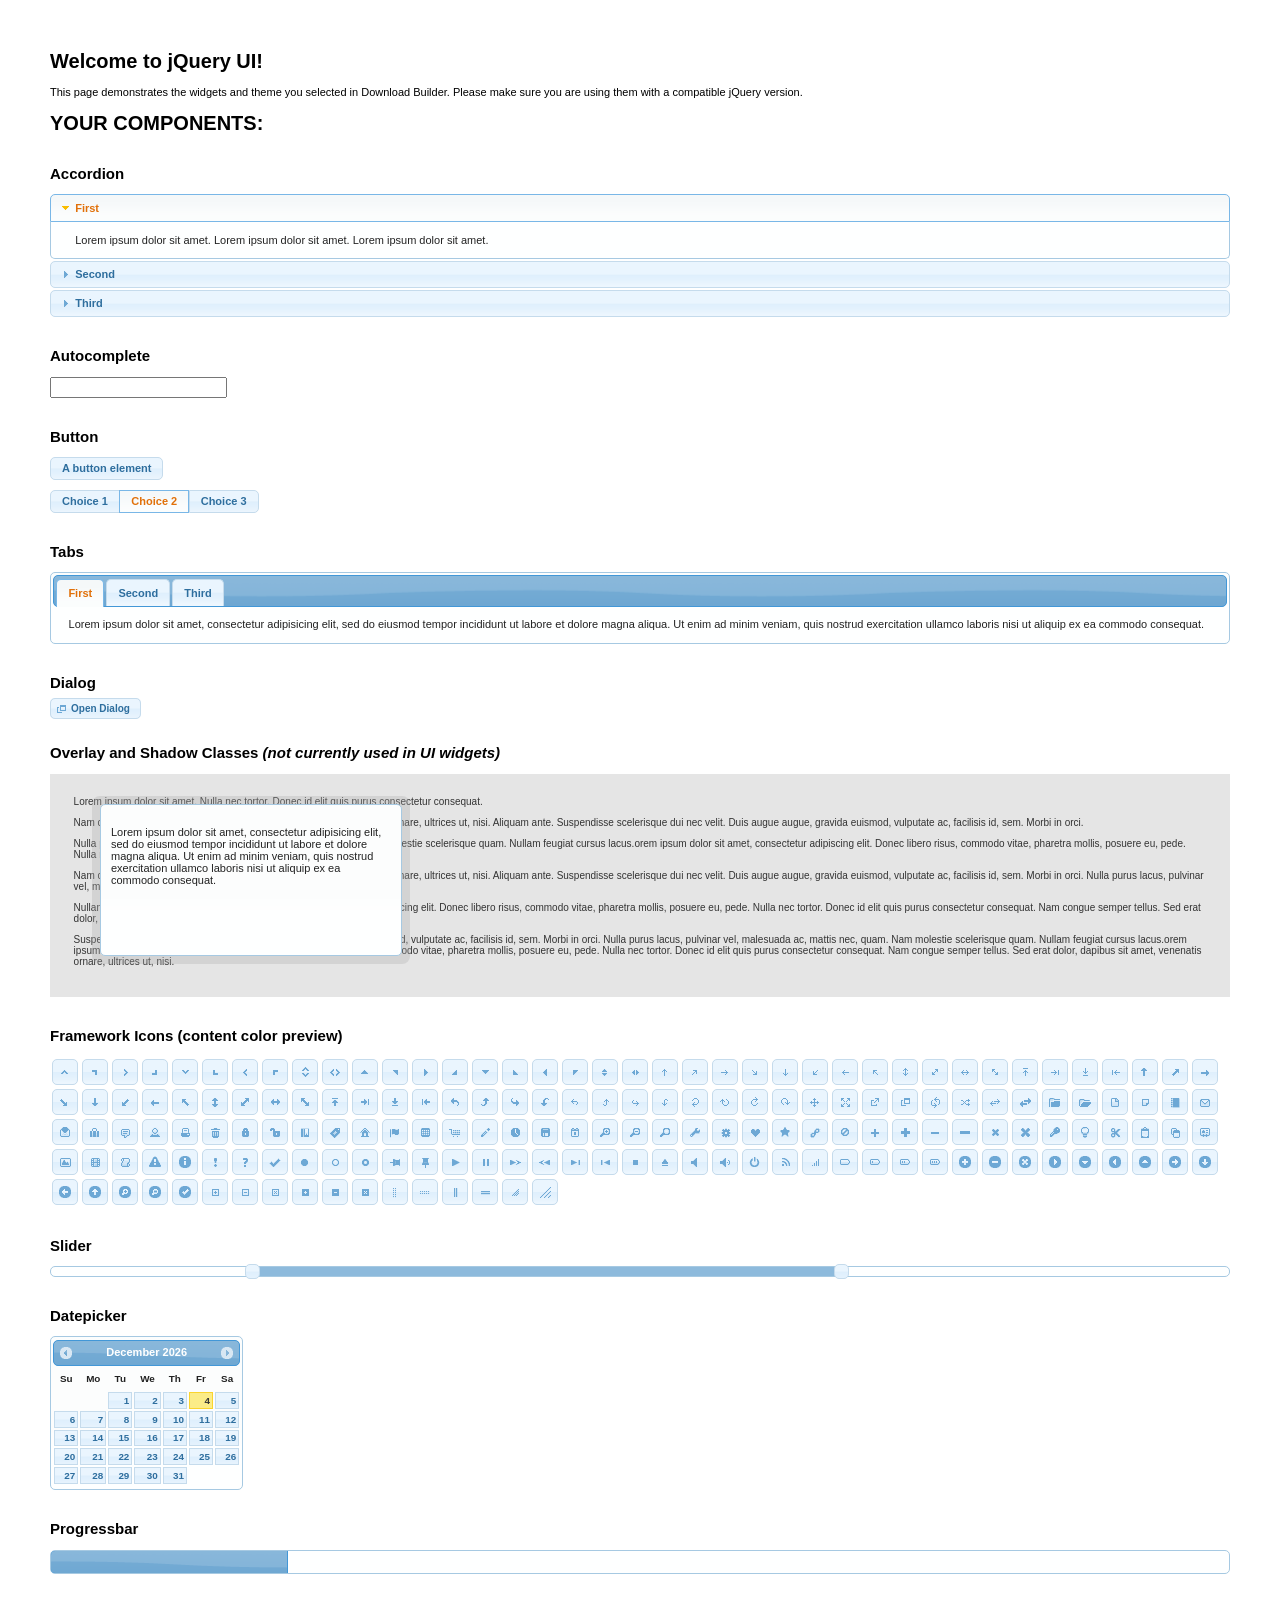
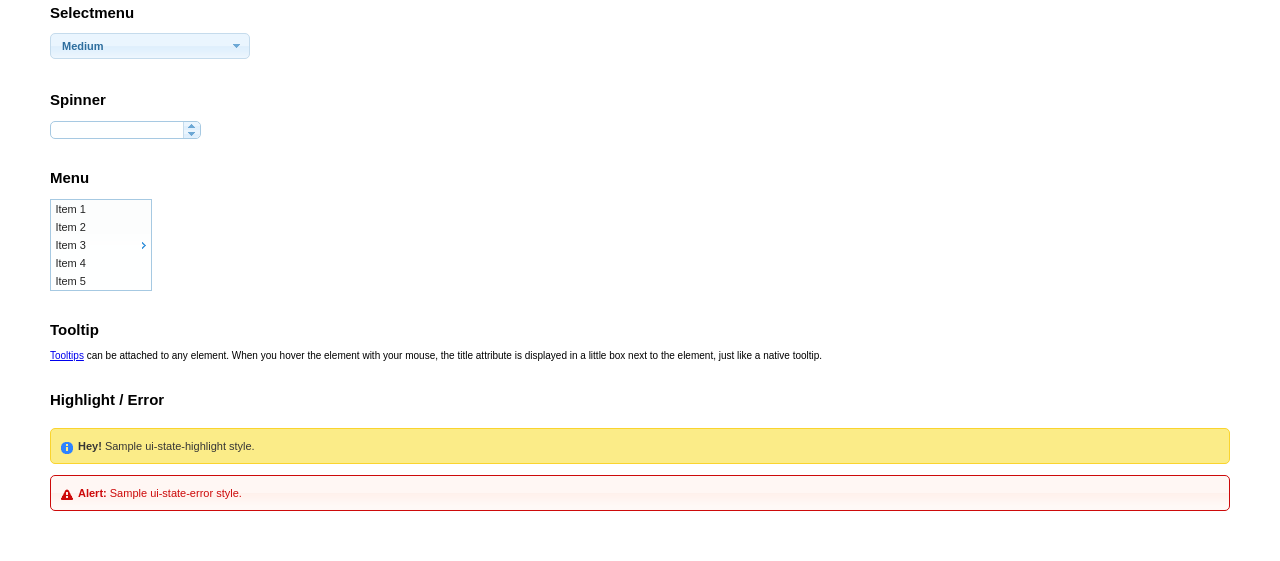
<file: src/main/webapp/js/jquery-ui-1.11.2.custom/index.html>
<!doctype html>
<html lang="us">
<head>
	<meta charset="utf-8">
	<title>jQuery UI Example Page</title>
	<link href="jquery-ui.css" rel="stylesheet">
	<style>
	body{
		font: 62.5% "Trebuchet MS", sans-serif;
		margin: 50px;
	}
	.demoHeaders {
		margin-top: 2em;
	}
	#dialog-link {
		padding: .4em 1em .4em 20px;
		text-decoration: none;
		position: relative;
	}
	#dialog-link span.ui-icon {
		margin: 0 5px 0 0;
		position: absolute;
		left: .2em;
		top: 50%;
		margin-top: -8px;
	}
	#icons {
		margin: 0;
		padding: 0;
	}
	#icons li {
		margin: 2px;
		position: relative;
		padding: 4px 0;
		cursor: pointer;
		float: left;
		list-style: none;
	}
	#icons span.ui-icon {
		float: left;
		margin: 0 4px;
	}
	.fakewindowcontain .ui-widget-overlay {
		position: absolute;
	}
	select {
		width: 200px;
	}
	</style>
</head>
<body>

<h1>Welcome to jQuery UI!</h1>

<div class="ui-widget">
	<p>This page demonstrates the widgets and theme you selected in Download Builder. Please make sure you are using them with a compatible jQuery version.</p>
</div>

<h1>YOUR COMPONENTS:</h1>


<!-- Accordion -->
<h2 class="demoHeaders">Accordion</h2>
<div id="accordion">
	<h3>First</h3>
	<div>Lorem ipsum dolor sit amet. Lorem ipsum dolor sit amet. Lorem ipsum dolor sit amet.</div>
	<h3>Second</h3>
	<div>Phasellus mattis tincidunt nibh.</div>
	<h3>Third</h3>
	<div>Nam dui erat, auctor a, dignissim quis.</div>
</div>



<!-- Autocomplete -->
<h2 class="demoHeaders">Autocomplete</h2>
<div>
	<input id="autocomplete" title="type &quot;a&quot;">
</div>



<!-- Button -->
<h2 class="demoHeaders">Button</h2>
<button id="button">A button element</button>
<form style="margin-top: 1em;">
	<div id="radioset">
		<input type="radio" id="radio1" name="radio"><label for="radio1">Choice 1</label>
		<input type="radio" id="radio2" name="radio" checked="checked"><label for="radio2">Choice 2</label>
		<input type="radio" id="radio3" name="radio"><label for="radio3">Choice 3</label>
	</div>
</form>



<!-- Tabs -->
<h2 class="demoHeaders">Tabs</h2>
<div id="tabs">
	<ul>
		<li><a href="#tabs-1">First</a></li>
		<li><a href="#tabs-2">Second</a></li>
		<li><a href="#tabs-3">Third</a></li>
	</ul>
	<div id="tabs-1">Lorem ipsum dolor sit amet, consectetur adipisicing elit, sed do eiusmod tempor incididunt ut labore et dolore magna aliqua. Ut enim ad minim veniam, quis nostrud exercitation ullamco laboris nisi ut aliquip ex ea commodo consequat.</div>
	<div id="tabs-2">Phasellus mattis tincidunt nibh. Cras orci urna, blandit id, pretium vel, aliquet ornare, felis. Maecenas scelerisque sem non nisl. Fusce sed lorem in enim dictum bibendum.</div>
	<div id="tabs-3">Nam dui erat, auctor a, dignissim quis, sollicitudin eu, felis. Pellentesque nisi urna, interdum eget, sagittis et, consequat vestibulum, lacus. Mauris porttitor ullamcorper augue.</div>
</div>



<!-- Dialog NOTE: Dialog is not generated by UI in this demo so it can be visually styled in themeroller-->
<h2 class="demoHeaders">Dialog</h2>
<p><a href="#" id="dialog-link" class="ui-state-default ui-corner-all"><span class="ui-icon ui-icon-newwin"></span>Open Dialog</a></p>

<h2 class="demoHeaders">Overlay and Shadow Classes <em>(not currently used in UI widgets)</em></h2>
<div style="position: relative; width: 96%; height: 200px; padding:1% 2%; overflow:hidden;" class="fakewindowcontain">
	<p>Lorem ipsum dolor sit amet,  Nulla nec tortor. Donec id elit quis purus consectetur consequat. </p><p>Nam congue semper tellus. Sed erat dolor, dapibus sit amet, venenatis ornare, ultrices ut, nisi. Aliquam ante. Suspendisse scelerisque dui nec velit. Duis augue augue, gravida euismod, vulputate ac, facilisis id, sem. Morbi in orci. </p><p>Nulla purus lacus, pulvinar vel, malesuada ac, mattis nec, quam. Nam molestie scelerisque quam. Nullam feugiat cursus lacus.orem ipsum dolor sit amet, consectetur adipiscing elit. Donec libero risus, commodo vitae, pharetra mollis, posuere eu, pede. Nulla nec tortor. Donec id elit quis purus consectetur consequat. </p><p>Nam congue semper tellus. Sed erat dolor, dapibus sit amet, venenatis ornare, ultrices ut, nisi. Aliquam ante. Suspendisse scelerisque dui nec velit. Duis augue augue, gravida euismod, vulputate ac, facilisis id, sem. Morbi in orci. Nulla purus lacus, pulvinar vel, malesuada ac, mattis nec, quam. Nam molestie scelerisque quam. </p><p>Nullam feugiat cursus lacus.orem ipsum dolor sit amet, consectetur adipiscing elit. Donec libero risus, commodo vitae, pharetra mollis, posuere eu, pede. Nulla nec tortor. Donec id elit quis purus consectetur consequat. Nam congue semper tellus. Sed erat dolor, dapibus sit amet, venenatis ornare, ultrices ut, nisi. Aliquam ante. </p><p>Suspendisse scelerisque dui nec velit. Duis augue augue, gravida euismod, vulputate ac, facilisis id, sem. Morbi in orci. Nulla purus lacus, pulvinar vel, malesuada ac, mattis nec, quam. Nam molestie scelerisque quam. Nullam feugiat cursus lacus.orem ipsum dolor sit amet, consectetur adipiscing elit. Donec libero risus, commodo vitae, pharetra mollis, posuere eu, pede. Nulla nec tortor. Donec id elit quis purus consectetur consequat. Nam congue semper tellus. Sed erat dolor, dapibus sit amet, venenatis ornare, ultrices ut, nisi. </p>

	<!-- ui-dialog -->
	<div class="ui-overlay"><div class="ui-widget-overlay"></div><div class="ui-widget-shadow ui-corner-all" style="width: 302px; height: 152px; position: absolute; left: 50px; top: 30px;"></div></div>
	<div style="position: absolute; width: 280px; height: 130px;left: 50px; top: 30px; padding: 10px;" class="ui-widget ui-widget-content ui-corner-all">
		<div class="ui-dialog-content ui-widget-content" style="background: none; border: 0;">
			<p>Lorem ipsum dolor sit amet, consectetur adipisicing elit, sed do eiusmod tempor incididunt ut labore et dolore magna aliqua. Ut enim ad minim veniam, quis nostrud exercitation ullamco laboris nisi ut aliquip ex ea commodo consequat.</p>
		</div>
	</div>

</div>

<!-- ui-dialog -->
<div id="dialog" title="Dialog Title">
	<p>Lorem ipsum dolor sit amet, consectetur adipisicing elit, sed do eiusmod tempor incididunt ut labore et dolore magna aliqua. Ut enim ad minim veniam, quis nostrud exercitation ullamco laboris nisi ut aliquip ex ea commodo consequat.</p>
</div>



<h2 class="demoHeaders">Framework Icons (content color preview)</h2>
<ul id="icons" class="ui-widget ui-helper-clearfix">
	<li class="ui-state-default ui-corner-all" title=".ui-icon-carat-1-n"><span class="ui-icon ui-icon-carat-1-n"></span></li>
	<li class="ui-state-default ui-corner-all" title=".ui-icon-carat-1-ne"><span class="ui-icon ui-icon-carat-1-ne"></span></li>
	<li class="ui-state-default ui-corner-all" title=".ui-icon-carat-1-e"><span class="ui-icon ui-icon-carat-1-e"></span></li>
	<li class="ui-state-default ui-corner-all" title=".ui-icon-carat-1-se"><span class="ui-icon ui-icon-carat-1-se"></span></li>
	<li class="ui-state-default ui-corner-all" title=".ui-icon-carat-1-s"><span class="ui-icon ui-icon-carat-1-s"></span></li>
	<li class="ui-state-default ui-corner-all" title=".ui-icon-carat-1-sw"><span class="ui-icon ui-icon-carat-1-sw"></span></li>
	<li class="ui-state-default ui-corner-all" title=".ui-icon-carat-1-w"><span class="ui-icon ui-icon-carat-1-w"></span></li>
	<li class="ui-state-default ui-corner-all" title=".ui-icon-carat-1-nw"><span class="ui-icon ui-icon-carat-1-nw"></span></li>
	<li class="ui-state-default ui-corner-all" title=".ui-icon-carat-2-n-s"><span class="ui-icon ui-icon-carat-2-n-s"></span></li>
	<li class="ui-state-default ui-corner-all" title=".ui-icon-carat-2-e-w"><span class="ui-icon ui-icon-carat-2-e-w"></span></li>
	<li class="ui-state-default ui-corner-all" title=".ui-icon-triangle-1-n"><span class="ui-icon ui-icon-triangle-1-n"></span></li>
	<li class="ui-state-default ui-corner-all" title=".ui-icon-triangle-1-ne"><span class="ui-icon ui-icon-triangle-1-ne"></span></li>
	<li class="ui-state-default ui-corner-all" title=".ui-icon-triangle-1-e"><span class="ui-icon ui-icon-triangle-1-e"></span></li>
	<li class="ui-state-default ui-corner-all" title=".ui-icon-triangle-1-se"><span class="ui-icon ui-icon-triangle-1-se"></span></li>
	<li class="ui-state-default ui-corner-all" title=".ui-icon-triangle-1-s"><span class="ui-icon ui-icon-triangle-1-s"></span></li>
	<li class="ui-state-default ui-corner-all" title=".ui-icon-triangle-1-sw"><span class="ui-icon ui-icon-triangle-1-sw"></span></li>
	<li class="ui-state-default ui-corner-all" title=".ui-icon-triangle-1-w"><span class="ui-icon ui-icon-triangle-1-w"></span></li>
	<li class="ui-state-default ui-corner-all" title=".ui-icon-triangle-1-nw"><span class="ui-icon ui-icon-triangle-1-nw"></span></li>
	<li class="ui-state-default ui-corner-all" title=".ui-icon-triangle-2-n-s"><span class="ui-icon ui-icon-triangle-2-n-s"></span></li>
	<li class="ui-state-default ui-corner-all" title=".ui-icon-triangle-2-e-w"><span class="ui-icon ui-icon-triangle-2-e-w"></span></li>
	<li class="ui-state-default ui-corner-all" title=".ui-icon-arrow-1-n"><span class="ui-icon ui-icon-arrow-1-n"></span></li>
	<li class="ui-state-default ui-corner-all" title=".ui-icon-arrow-1-ne"><span class="ui-icon ui-icon-arrow-1-ne"></span></li>
	<li class="ui-state-default ui-corner-all" title=".ui-icon-arrow-1-e"><span class="ui-icon ui-icon-arrow-1-e"></span></li>
	<li class="ui-state-default ui-corner-all" title=".ui-icon-arrow-1-se"><span class="ui-icon ui-icon-arrow-1-se"></span></li>
	<li class="ui-state-default ui-corner-all" title=".ui-icon-arrow-1-s"><span class="ui-icon ui-icon-arrow-1-s"></span></li>
	<li class="ui-state-default ui-corner-all" title=".ui-icon-arrow-1-sw"><span class="ui-icon ui-icon-arrow-1-sw"></span></li>
	<li class="ui-state-default ui-corner-all" title=".ui-icon-arrow-1-w"><span class="ui-icon ui-icon-arrow-1-w"></span></li>
	<li class="ui-state-default ui-corner-all" title=".ui-icon-arrow-1-nw"><span class="ui-icon ui-icon-arrow-1-nw"></span></li>
	<li class="ui-state-default ui-corner-all" title=".ui-icon-arrow-2-n-s"><span class="ui-icon ui-icon-arrow-2-n-s"></span></li>
	<li class="ui-state-default ui-corner-all" title=".ui-icon-arrow-2-ne-sw"><span class="ui-icon ui-icon-arrow-2-ne-sw"></span></li>
	<li class="ui-state-default ui-corner-all" title=".ui-icon-arrow-2-e-w"><span class="ui-icon ui-icon-arrow-2-e-w"></span></li>
	<li class="ui-state-default ui-corner-all" title=".ui-icon-arrow-2-se-nw"><span class="ui-icon ui-icon-arrow-2-se-nw"></span></li>
	<li class="ui-state-default ui-corner-all" title=".ui-icon-arrowstop-1-n"><span class="ui-icon ui-icon-arrowstop-1-n"></span></li>
	<li class="ui-state-default ui-corner-all" title=".ui-icon-arrowstop-1-e"><span class="ui-icon ui-icon-arrowstop-1-e"></span></li>
	<li class="ui-state-default ui-corner-all" title=".ui-icon-arrowstop-1-s"><span class="ui-icon ui-icon-arrowstop-1-s"></span></li>
	<li class="ui-state-default ui-corner-all" title=".ui-icon-arrowstop-1-w"><span class="ui-icon ui-icon-arrowstop-1-w"></span></li>
	<li class="ui-state-default ui-corner-all" title=".ui-icon-arrowthick-1-n"><span class="ui-icon ui-icon-arrowthick-1-n"></span></li>
	<li class="ui-state-default ui-corner-all" title=".ui-icon-arrowthick-1-ne"><span class="ui-icon ui-icon-arrowthick-1-ne"></span></li>
	<li class="ui-state-default ui-corner-all" title=".ui-icon-arrowthick-1-e"><span class="ui-icon ui-icon-arrowthick-1-e"></span></li>
	<li class="ui-state-default ui-corner-all" title=".ui-icon-arrowthick-1-se"><span class="ui-icon ui-icon-arrowthick-1-se"></span></li>
	<li class="ui-state-default ui-corner-all" title=".ui-icon-arrowthick-1-s"><span class="ui-icon ui-icon-arrowthick-1-s"></span></li>
	<li class="ui-state-default ui-corner-all" title=".ui-icon-arrowthick-1-sw"><span class="ui-icon ui-icon-arrowthick-1-sw"></span></li>
	<li class="ui-state-default ui-corner-all" title=".ui-icon-arrowthick-1-w"><span class="ui-icon ui-icon-arrowthick-1-w"></span></li>
	<li class="ui-state-default ui-corner-all" title=".ui-icon-arrowthick-1-nw"><span class="ui-icon ui-icon-arrowthick-1-nw"></span></li>
	<li class="ui-state-default ui-corner-all" title=".ui-icon-arrowthick-2-n-s"><span class="ui-icon ui-icon-arrowthick-2-n-s"></span></li>
	<li class="ui-state-default ui-corner-all" title=".ui-icon-arrowthick-2-ne-sw"><span class="ui-icon ui-icon-arrowthick-2-ne-sw"></span></li>
	<li class="ui-state-default ui-corner-all" title=".ui-icon-arrowthick-2-e-w"><span class="ui-icon ui-icon-arrowthick-2-e-w"></span></li>
	<li class="ui-state-default ui-corner-all" title=".ui-icon-arrowthick-2-se-nw"><span class="ui-icon ui-icon-arrowthick-2-se-nw"></span></li>
	<li class="ui-state-default ui-corner-all" title=".ui-icon-arrowthickstop-1-n"><span class="ui-icon ui-icon-arrowthickstop-1-n"></span></li>
	<li class="ui-state-default ui-corner-all" title=".ui-icon-arrowthickstop-1-e"><span class="ui-icon ui-icon-arrowthickstop-1-e"></span></li>
	<li class="ui-state-default ui-corner-all" title=".ui-icon-arrowthickstop-1-s"><span class="ui-icon ui-icon-arrowthickstop-1-s"></span></li>
	<li class="ui-state-default ui-corner-all" title=".ui-icon-arrowthickstop-1-w"><span class="ui-icon ui-icon-arrowthickstop-1-w"></span></li>
	<li class="ui-state-default ui-corner-all" title=".ui-icon-arrowreturnthick-1-w"><span class="ui-icon ui-icon-arrowreturnthick-1-w"></span></li>
	<li class="ui-state-default ui-corner-all" title=".ui-icon-arrowreturnthick-1-n"><span class="ui-icon ui-icon-arrowreturnthick-1-n"></span></li>
	<li class="ui-state-default ui-corner-all" title=".ui-icon-arrowreturnthick-1-e"><span class="ui-icon ui-icon-arrowreturnthick-1-e"></span></li>
	<li class="ui-state-default ui-corner-all" title=".ui-icon-arrowreturnthick-1-s"><span class="ui-icon ui-icon-arrowreturnthick-1-s"></span></li>
	<li class="ui-state-default ui-corner-all" title=".ui-icon-arrowreturn-1-w"><span class="ui-icon ui-icon-arrowreturn-1-w"></span></li>
	<li class="ui-state-default ui-corner-all" title=".ui-icon-arrowreturn-1-n"><span class="ui-icon ui-icon-arrowreturn-1-n"></span></li>
	<li class="ui-state-default ui-corner-all" title=".ui-icon-arrowreturn-1-e"><span class="ui-icon ui-icon-arrowreturn-1-e"></span></li>
	<li class="ui-state-default ui-corner-all" title=".ui-icon-arrowreturn-1-s"><span class="ui-icon ui-icon-arrowreturn-1-s"></span></li>
	<li class="ui-state-default ui-corner-all" title=".ui-icon-arrowrefresh-1-w"><span class="ui-icon ui-icon-arrowrefresh-1-w"></span></li>
	<li class="ui-state-default ui-corner-all" title=".ui-icon-arrowrefresh-1-n"><span class="ui-icon ui-icon-arrowrefresh-1-n"></span></li>
	<li class="ui-state-default ui-corner-all" title=".ui-icon-arrowrefresh-1-e"><span class="ui-icon ui-icon-arrowrefresh-1-e"></span></li>
	<li class="ui-state-default ui-corner-all" title=".ui-icon-arrowrefresh-1-s"><span class="ui-icon ui-icon-arrowrefresh-1-s"></span></li>
	<li class="ui-state-default ui-corner-all" title=".ui-icon-arrow-4"><span class="ui-icon ui-icon-arrow-4"></span></li>
	<li class="ui-state-default ui-corner-all" title=".ui-icon-arrow-4-diag"><span class="ui-icon ui-icon-arrow-4-diag"></span></li>
	<li class="ui-state-default ui-corner-all" title=".ui-icon-extlink"><span class="ui-icon ui-icon-extlink"></span></li>
	<li class="ui-state-default ui-corner-all" title=".ui-icon-newwin"><span class="ui-icon ui-icon-newwin"></span></li>
	<li class="ui-state-default ui-corner-all" title=".ui-icon-refresh"><span class="ui-icon ui-icon-refresh"></span></li>
	<li class="ui-state-default ui-corner-all" title=".ui-icon-shuffle"><span class="ui-icon ui-icon-shuffle"></span></li>
	<li class="ui-state-default ui-corner-all" title=".ui-icon-transfer-e-w"><span class="ui-icon ui-icon-transfer-e-w"></span></li>
	<li class="ui-state-default ui-corner-all" title=".ui-icon-transferthick-e-w"><span class="ui-icon ui-icon-transferthick-e-w"></span></li>
	<li class="ui-state-default ui-corner-all" title=".ui-icon-folder-collapsed"><span class="ui-icon ui-icon-folder-collapsed"></span></li>
	<li class="ui-state-default ui-corner-all" title=".ui-icon-folder-open"><span class="ui-icon ui-icon-folder-open"></span></li>
	<li class="ui-state-default ui-corner-all" title=".ui-icon-document"><span class="ui-icon ui-icon-document"></span></li>
	<li class="ui-state-default ui-corner-all" title=".ui-icon-document-b"><span class="ui-icon ui-icon-document-b"></span></li>
	<li class="ui-state-default ui-corner-all" title=".ui-icon-note"><span class="ui-icon ui-icon-note"></span></li>
	<li class="ui-state-default ui-corner-all" title=".ui-icon-mail-closed"><span class="ui-icon ui-icon-mail-closed"></span></li>
	<li class="ui-state-default ui-corner-all" title=".ui-icon-mail-open"><span class="ui-icon ui-icon-mail-open"></span></li>
	<li class="ui-state-default ui-corner-all" title=".ui-icon-suitcase"><span class="ui-icon ui-icon-suitcase"></span></li>
	<li class="ui-state-default ui-corner-all" title=".ui-icon-comment"><span class="ui-icon ui-icon-comment"></span></li>
	<li class="ui-state-default ui-corner-all" title=".ui-icon-person"><span class="ui-icon ui-icon-person"></span></li>
	<li class="ui-state-default ui-corner-all" title=".ui-icon-print"><span class="ui-icon ui-icon-print"></span></li>
	<li class="ui-state-default ui-corner-all" title=".ui-icon-trash"><span class="ui-icon ui-icon-trash"></span></li>
	<li class="ui-state-default ui-corner-all" title=".ui-icon-locked"><span class="ui-icon ui-icon-locked"></span></li>
	<li class="ui-state-default ui-corner-all" title=".ui-icon-unlocked"><span class="ui-icon ui-icon-unlocked"></span></li>
	<li class="ui-state-default ui-corner-all" title=".ui-icon-bookmark"><span class="ui-icon ui-icon-bookmark"></span></li>
	<li class="ui-state-default ui-corner-all" title=".ui-icon-tag"><span class="ui-icon ui-icon-tag"></span></li>
	<li class="ui-state-default ui-corner-all" title=".ui-icon-home"><span class="ui-icon ui-icon-home"></span></li>
	<li class="ui-state-default ui-corner-all" title=".ui-icon-flag"><span class="ui-icon ui-icon-flag"></span></li>
	<li class="ui-state-default ui-corner-all" title=".ui-icon-calculator"><span class="ui-icon ui-icon-calculator"></span></li>
	<li class="ui-state-default ui-corner-all" title=".ui-icon-cart"><span class="ui-icon ui-icon-cart"></span></li>
	<li class="ui-state-default ui-corner-all" title=".ui-icon-pencil"><span class="ui-icon ui-icon-pencil"></span></li>
	<li class="ui-state-default ui-corner-all" title=".ui-icon-clock"><span class="ui-icon ui-icon-clock"></span></li>
	<li class="ui-state-default ui-corner-all" title=".ui-icon-disk"><span class="ui-icon ui-icon-disk"></span></li>
	<li class="ui-state-default ui-corner-all" title=".ui-icon-calendar"><span class="ui-icon ui-icon-calendar"></span></li>
	<li class="ui-state-default ui-corner-all" title=".ui-icon-zoomin"><span class="ui-icon ui-icon-zoomin"></span></li>
	<li class="ui-state-default ui-corner-all" title=".ui-icon-zoomout"><span class="ui-icon ui-icon-zoomout"></span></li>
	<li class="ui-state-default ui-corner-all" title=".ui-icon-search"><span class="ui-icon ui-icon-search"></span></li>
	<li class="ui-state-default ui-corner-all" title=".ui-icon-wrench"><span class="ui-icon ui-icon-wrench"></span></li>
	<li class="ui-state-default ui-corner-all" title=".ui-icon-gear"><span class="ui-icon ui-icon-gear"></span></li>
	<li class="ui-state-default ui-corner-all" title=".ui-icon-heart"><span class="ui-icon ui-icon-heart"></span></li>
	<li class="ui-state-default ui-corner-all" title=".ui-icon-star"><span class="ui-icon ui-icon-star"></span></li>
	<li class="ui-state-default ui-corner-all" title=".ui-icon-link"><span class="ui-icon ui-icon-link"></span></li>
	<li class="ui-state-default ui-corner-all" title=".ui-icon-cancel"><span class="ui-icon ui-icon-cancel"></span></li>
	<li class="ui-state-default ui-corner-all" title=".ui-icon-plus"><span class="ui-icon ui-icon-plus"></span></li>
	<li class="ui-state-default ui-corner-all" title=".ui-icon-plusthick"><span class="ui-icon ui-icon-plusthick"></span></li>
	<li class="ui-state-default ui-corner-all" title=".ui-icon-minus"><span class="ui-icon ui-icon-minus"></span></li>
	<li class="ui-state-default ui-corner-all" title=".ui-icon-minusthick"><span class="ui-icon ui-icon-minusthick"></span></li>
	<li class="ui-state-default ui-corner-all" title=".ui-icon-close"><span class="ui-icon ui-icon-close"></span></li>
	<li class="ui-state-default ui-corner-all" title=".ui-icon-closethick"><span class="ui-icon ui-icon-closethick"></span></li>
	<li class="ui-state-default ui-corner-all" title=".ui-icon-key"><span class="ui-icon ui-icon-key"></span></li>
	<li class="ui-state-default ui-corner-all" title=".ui-icon-lightbulb"><span class="ui-icon ui-icon-lightbulb"></span></li>
	<li class="ui-state-default ui-corner-all" title=".ui-icon-scissors"><span class="ui-icon ui-icon-scissors"></span></li>
	<li class="ui-state-default ui-corner-all" title=".ui-icon-clipboard"><span class="ui-icon ui-icon-clipboard"></span></li>
	<li class="ui-state-default ui-corner-all" title=".ui-icon-copy"><span class="ui-icon ui-icon-copy"></span></li>
	<li class="ui-state-default ui-corner-all" title=".ui-icon-contact"><span class="ui-icon ui-icon-contact"></span></li>
	<li class="ui-state-default ui-corner-all" title=".ui-icon-image"><span class="ui-icon ui-icon-image"></span></li>
	<li class="ui-state-default ui-corner-all" title=".ui-icon-video"><span class="ui-icon ui-icon-video"></span></li>
	<li class="ui-state-default ui-corner-all" title=".ui-icon-script"><span class="ui-icon ui-icon-script"></span></li>
	<li class="ui-state-default ui-corner-all" title=".ui-icon-alert"><span class="ui-icon ui-icon-alert"></span></li>
	<li class="ui-state-default ui-corner-all" title=".ui-icon-info"><span class="ui-icon ui-icon-info"></span></li>
	<li class="ui-state-default ui-corner-all" title=".ui-icon-notice"><span class="ui-icon ui-icon-notice"></span></li>
	<li class="ui-state-default ui-corner-all" title=".ui-icon-help"><span class="ui-icon ui-icon-help"></span></li>
	<li class="ui-state-default ui-corner-all" title=".ui-icon-check"><span class="ui-icon ui-icon-check"></span></li>
	<li class="ui-state-default ui-corner-all" title=".ui-icon-bullet"><span class="ui-icon ui-icon-bullet"></span></li>
	<li class="ui-state-default ui-corner-all" title=".ui-icon-radio-off"><span class="ui-icon ui-icon-radio-off"></span></li>
	<li class="ui-state-default ui-corner-all" title=".ui-icon-radio-on"><span class="ui-icon ui-icon-radio-on"></span></li>
	<li class="ui-state-default ui-corner-all" title=".ui-icon-pin-w"><span class="ui-icon ui-icon-pin-w"></span></li>
	<li class="ui-state-default ui-corner-all" title=".ui-icon-pin-s"><span class="ui-icon ui-icon-pin-s"></span></li>
	<li class="ui-state-default ui-corner-all" title=".ui-icon-play"><span class="ui-icon ui-icon-play"></span></li>
	<li class="ui-state-default ui-corner-all" title=".ui-icon-pause"><span class="ui-icon ui-icon-pause"></span></li>
	<li class="ui-state-default ui-corner-all" title=".ui-icon-seek-next"><span class="ui-icon ui-icon-seek-next"></span></li>
	<li class="ui-state-default ui-corner-all" title=".ui-icon-seek-prev"><span class="ui-icon ui-icon-seek-prev"></span></li>
	<li class="ui-state-default ui-corner-all" title=".ui-icon-seek-end"><span class="ui-icon ui-icon-seek-end"></span></li>
	<li class="ui-state-default ui-corner-all" title=".ui-icon-seek-first"><span class="ui-icon ui-icon-seek-first"></span></li>
	<li class="ui-state-default ui-corner-all" title=".ui-icon-stop"><span class="ui-icon ui-icon-stop"></span></li>
	<li class="ui-state-default ui-corner-all" title=".ui-icon-eject"><span class="ui-icon ui-icon-eject"></span></li>
	<li class="ui-state-default ui-corner-all" title=".ui-icon-volume-off"><span class="ui-icon ui-icon-volume-off"></span></li>
	<li class="ui-state-default ui-corner-all" title=".ui-icon-volume-on"><span class="ui-icon ui-icon-volume-on"></span></li>
	<li class="ui-state-default ui-corner-all" title=".ui-icon-power"><span class="ui-icon ui-icon-power"></span></li>
	<li class="ui-state-default ui-corner-all" title=".ui-icon-signal-diag"><span class="ui-icon ui-icon-signal-diag"></span></li>
	<li class="ui-state-default ui-corner-all" title=".ui-icon-signal"><span class="ui-icon ui-icon-signal"></span></li>
	<li class="ui-state-default ui-corner-all" title=".ui-icon-battery-0"><span class="ui-icon ui-icon-battery-0"></span></li>
	<li class="ui-state-default ui-corner-all" title=".ui-icon-battery-1"><span class="ui-icon ui-icon-battery-1"></span></li>
	<li class="ui-state-default ui-corner-all" title=".ui-icon-battery-2"><span class="ui-icon ui-icon-battery-2"></span></li>
	<li class="ui-state-default ui-corner-all" title=".ui-icon-battery-3"><span class="ui-icon ui-icon-battery-3"></span></li>
	<li class="ui-state-default ui-corner-all" title=".ui-icon-circle-plus"><span class="ui-icon ui-icon-circle-plus"></span></li>
	<li class="ui-state-default ui-corner-all" title=".ui-icon-circle-minus"><span class="ui-icon ui-icon-circle-minus"></span></li>
	<li class="ui-state-default ui-corner-all" title=".ui-icon-circle-close"><span class="ui-icon ui-icon-circle-close"></span></li>
	<li class="ui-state-default ui-corner-all" title=".ui-icon-circle-triangle-e"><span class="ui-icon ui-icon-circle-triangle-e"></span></li>
	<li class="ui-state-default ui-corner-all" title=".ui-icon-circle-triangle-s"><span class="ui-icon ui-icon-circle-triangle-s"></span></li>
	<li class="ui-state-default ui-corner-all" title=".ui-icon-circle-triangle-w"><span class="ui-icon ui-icon-circle-triangle-w"></span></li>
	<li class="ui-state-default ui-corner-all" title=".ui-icon-circle-triangle-n"><span class="ui-icon ui-icon-circle-triangle-n"></span></li>
	<li class="ui-state-default ui-corner-all" title=".ui-icon-circle-arrow-e"><span class="ui-icon ui-icon-circle-arrow-e"></span></li>
	<li class="ui-state-default ui-corner-all" title=".ui-icon-circle-arrow-s"><span class="ui-icon ui-icon-circle-arrow-s"></span></li>
	<li class="ui-state-default ui-corner-all" title=".ui-icon-circle-arrow-w"><span class="ui-icon ui-icon-circle-arrow-w"></span></li>
	<li class="ui-state-default ui-corner-all" title=".ui-icon-circle-arrow-n"><span class="ui-icon ui-icon-circle-arrow-n"></span></li>
	<li class="ui-state-default ui-corner-all" title=".ui-icon-circle-zoomin"><span class="ui-icon ui-icon-circle-zoomin"></span></li>
	<li class="ui-state-default ui-corner-all" title=".ui-icon-circle-zoomout"><span class="ui-icon ui-icon-circle-zoomout"></span></li>
	<li class="ui-state-default ui-corner-all" title=".ui-icon-circle-check"><span class="ui-icon ui-icon-circle-check"></span></li>
	<li class="ui-state-default ui-corner-all" title=".ui-icon-circlesmall-plus"><span class="ui-icon ui-icon-circlesmall-plus"></span></li>
	<li class="ui-state-default ui-corner-all" title=".ui-icon-circlesmall-minus"><span class="ui-icon ui-icon-circlesmall-minus"></span></li>
	<li class="ui-state-default ui-corner-all" title=".ui-icon-circlesmall-close"><span class="ui-icon ui-icon-circlesmall-close"></span></li>
	<li class="ui-state-default ui-corner-all" title=".ui-icon-squaresmall-plus"><span class="ui-icon ui-icon-squaresmall-plus"></span></li>
	<li class="ui-state-default ui-corner-all" title=".ui-icon-squaresmall-minus"><span class="ui-icon ui-icon-squaresmall-minus"></span></li>
	<li class="ui-state-default ui-corner-all" title=".ui-icon-squaresmall-close"><span class="ui-icon ui-icon-squaresmall-close"></span></li>
	<li class="ui-state-default ui-corner-all" title=".ui-icon-grip-dotted-vertical"><span class="ui-icon ui-icon-grip-dotted-vertical"></span></li>
	<li class="ui-state-default ui-corner-all" title=".ui-icon-grip-dotted-horizontal"><span class="ui-icon ui-icon-grip-dotted-horizontal"></span></li>
	<li class="ui-state-default ui-corner-all" title=".ui-icon-grip-solid-vertical"><span class="ui-icon ui-icon-grip-solid-vertical"></span></li>
	<li class="ui-state-default ui-corner-all" title=".ui-icon-grip-solid-horizontal"><span class="ui-icon ui-icon-grip-solid-horizontal"></span></li>
	<li class="ui-state-default ui-corner-all" title=".ui-icon-gripsmall-diagonal-se"><span class="ui-icon ui-icon-gripsmall-diagonal-se"></span></li>
	<li class="ui-state-default ui-corner-all" title=".ui-icon-grip-diagonal-se"><span class="ui-icon ui-icon-grip-diagonal-se"></span></li>
</ul>


<!-- Slider -->
<h2 class="demoHeaders">Slider</h2>
<div id="slider"></div>



<!-- Datepicker -->
<h2 class="demoHeaders">Datepicker</h2>
<div id="datepicker"></div>



<!-- Progressbar -->
<h2 class="demoHeaders">Progressbar</h2>
<div id="progressbar"></div>



<!-- Progressbar -->
<h2 class="demoHeaders">Selectmenu</h2>
<select id="selectmenu">
	<option>Slower</option>
	<option>Slow</option>
	<option selected="selected">Medium</option>
	<option>Fast</option>
	<option>Faster</option>
</select>



<!-- Spinner -->
<h2 class="demoHeaders">Spinner</h2>
<input id="spinner">



<!-- Menu -->
<h2 class="demoHeaders">Menu</h2>
<ul style="width:100px;" id="menu">
	<li>Item 1</li>
	<li>Item 2</li>
	<li>Item 3
		<ul>
			<li>Item 3-1</li>
			<li>Item 3-2</li>
			<li>Item 3-3</li>
			<li>Item 3-4</li>
			<li>Item 3-5</li>
		</ul>
	</li>
	<li>Item 4</li>
	<li>Item 5</li>
</ul>



<!-- Tooltip -->
<h2 class="demoHeaders">Tooltip</h2>
<p id="tooltip">
	<a href="#" title="That&apos;s what this widget is">Tooltips</a> can be attached to any element. When you hover
the element with your mouse, the title attribute is displayed in a little box next to the element, just like a native tooltip.
</p>


<!-- Highlight / Error -->
<h2 class="demoHeaders">Highlight / Error</h2>
<div class="ui-widget">
	<div class="ui-state-highlight ui-corner-all" style="margin-top: 20px; padding: 0 .7em;">
		<p><span class="ui-icon ui-icon-info" style="float: left; margin-right: .3em;"></span>
		<strong>Hey!</strong> Sample ui-state-highlight style.</p>
	</div>
</div>
<br>
<div class="ui-widget">
	<div class="ui-state-error ui-corner-all" style="padding: 0 .7em;">
		<p><span class="ui-icon ui-icon-alert" style="float: left; margin-right: .3em;"></span>
		<strong>Alert:</strong> Sample ui-state-error style.</p>
	</div>
</div>

<script src="external/jquery/jquery.js"></script>
<script src="jquery-ui.js"></script>
<script>

$( "#accordion" ).accordion();



var availableTags = [
	"ActionScript",
	"AppleScript",
	"Asp",
	"BASIC",
	"C",
	"C++",
	"Clojure",
	"COBOL",
	"ColdFusion",
	"Erlang",
	"Fortran",
	"Groovy",
	"Haskell",
	"Java",
	"JavaScript",
	"Lisp",
	"Perl",
	"PHP",
	"Python",
	"Ruby",
	"Scala",
	"Scheme"
];
$( "#autocomplete" ).autocomplete({
	source: availableTags
});



$( "#button" ).button();
$( "#radioset" ).buttonset();



$( "#tabs" ).tabs();



$( "#dialog" ).dialog({
	autoOpen: false,
	width: 400,
	buttons: [
		{
			text: "Ok",
			click: function() {
				$( this ).dialog( "close" );
			}
		},
		{
			text: "Cancel",
			click: function() {
				$( this ).dialog( "close" );
			}
		}
	]
});

// Link to open the dialog
$( "#dialog-link" ).click(function( event ) {
	$( "#dialog" ).dialog( "open" );
	event.preventDefault();
});



$( "#datepicker" ).datepicker({
	inline: true
});



$( "#slider" ).slider({
	range: true,
	values: [ 17, 67 ]
});



$( "#progressbar" ).progressbar({
	value: 20
});



$( "#spinner" ).spinner();



$( "#menu" ).menu();



$( "#tooltip" ).tooltip();



$( "#selectmenu" ).selectmenu();


// Hover states on the static widgets
$( "#dialog-link, #icons li" ).hover(
	function() {
		$( this ).addClass( "ui-state-hover" );
	},
	function() {
		$( this ).removeClass( "ui-state-hover" );
	}
);
</script>
</body>
</html>
</file>
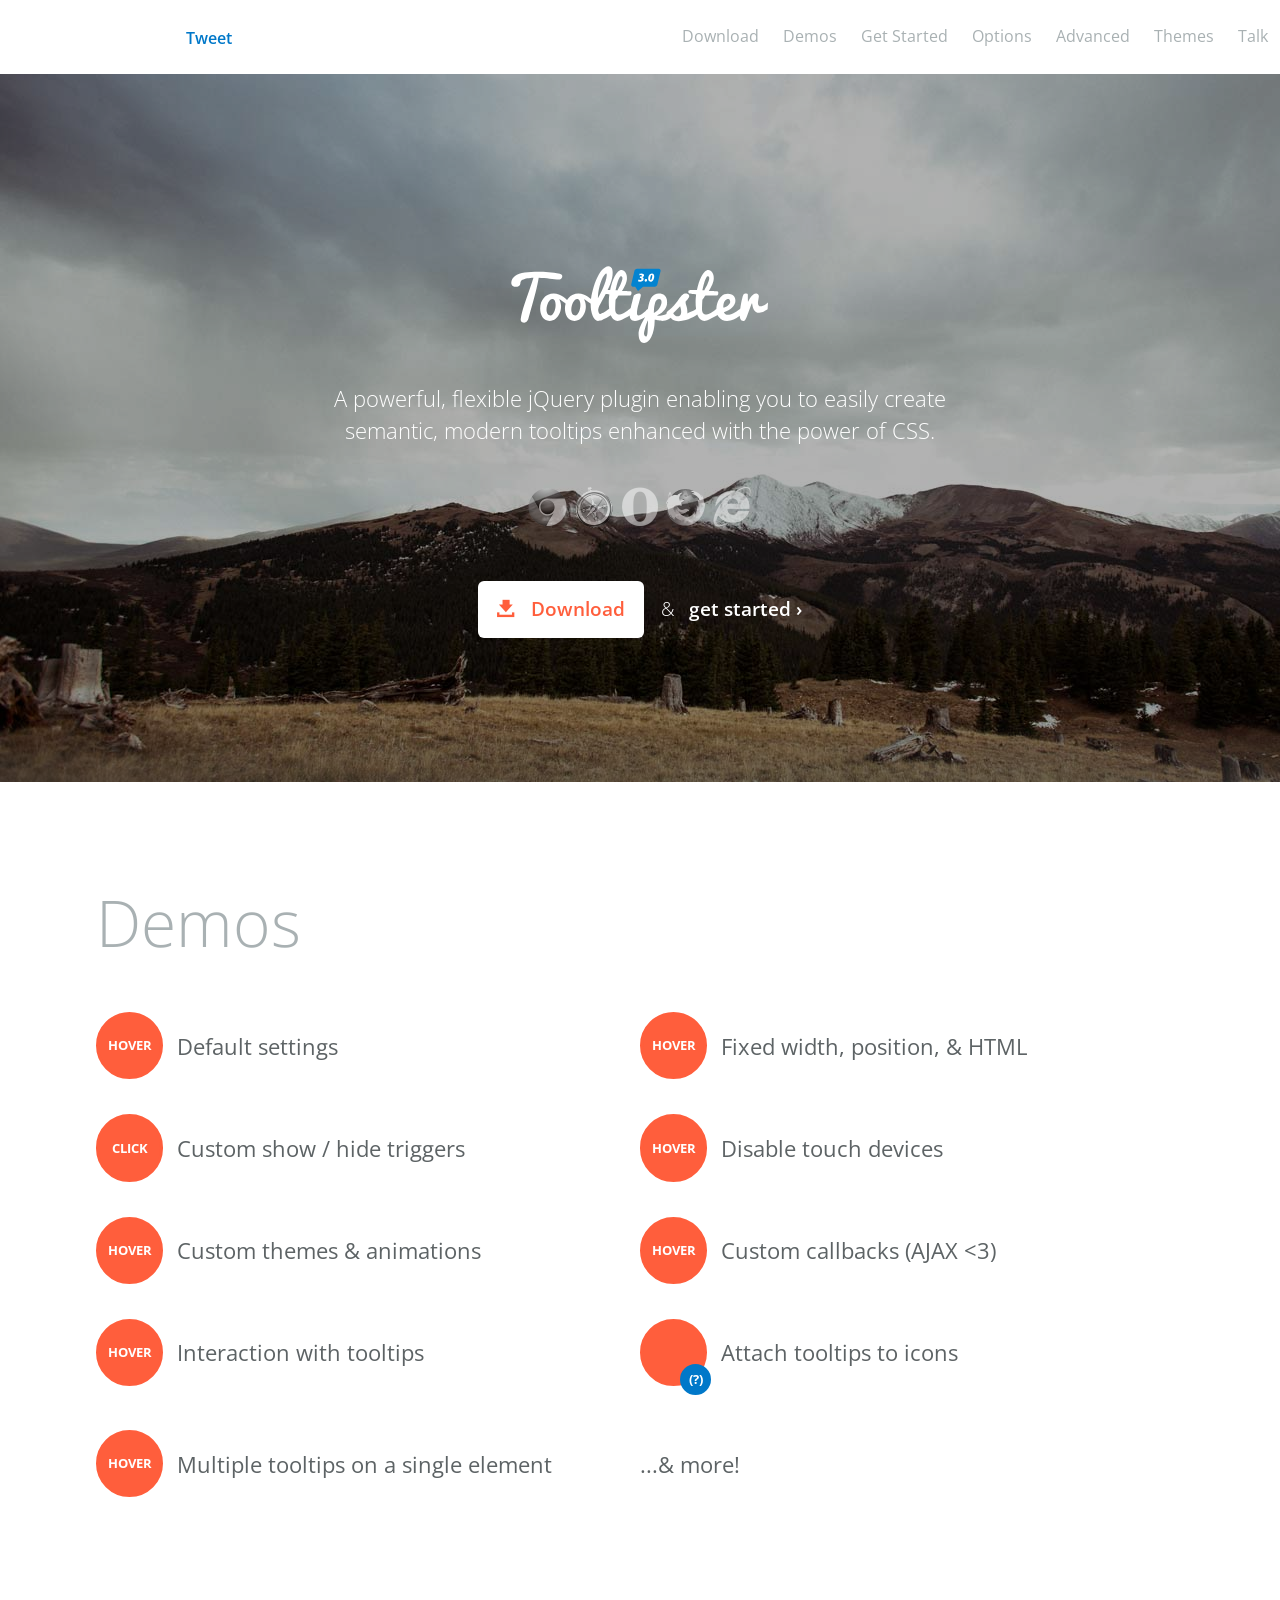
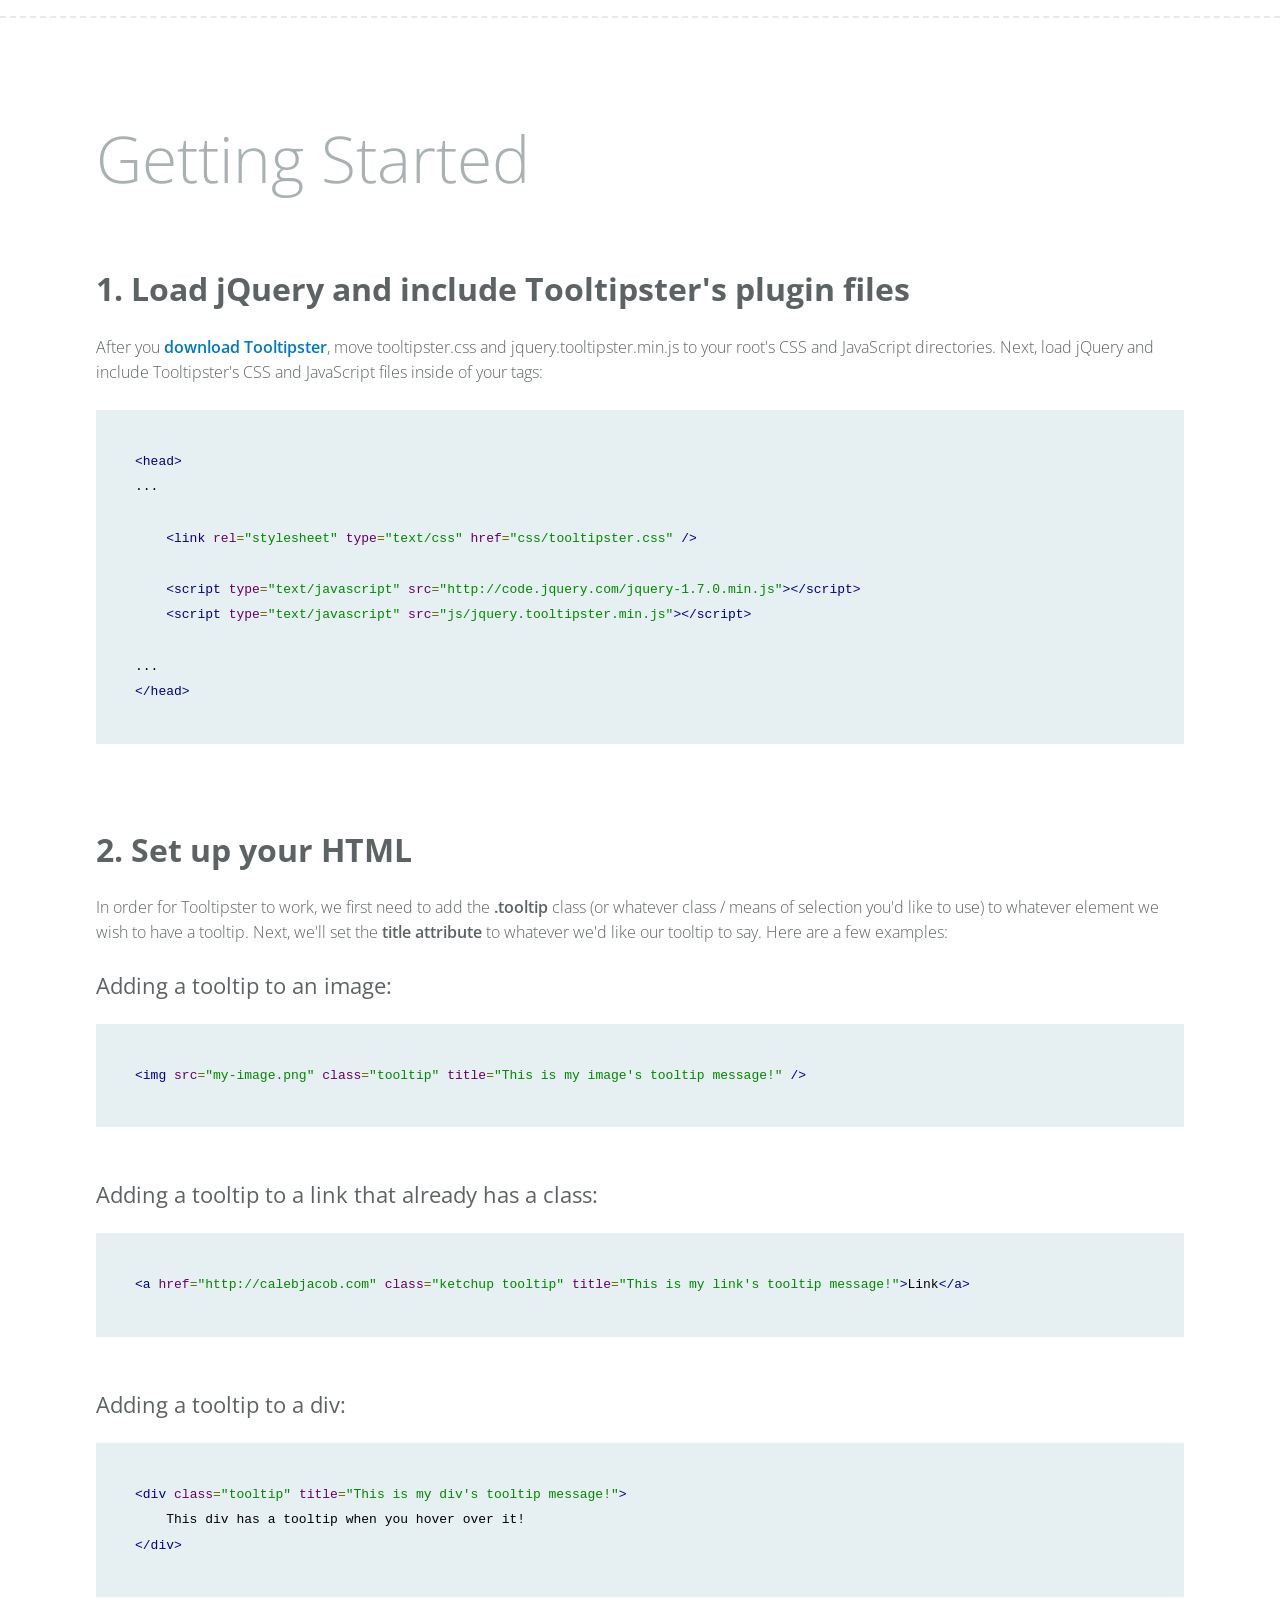
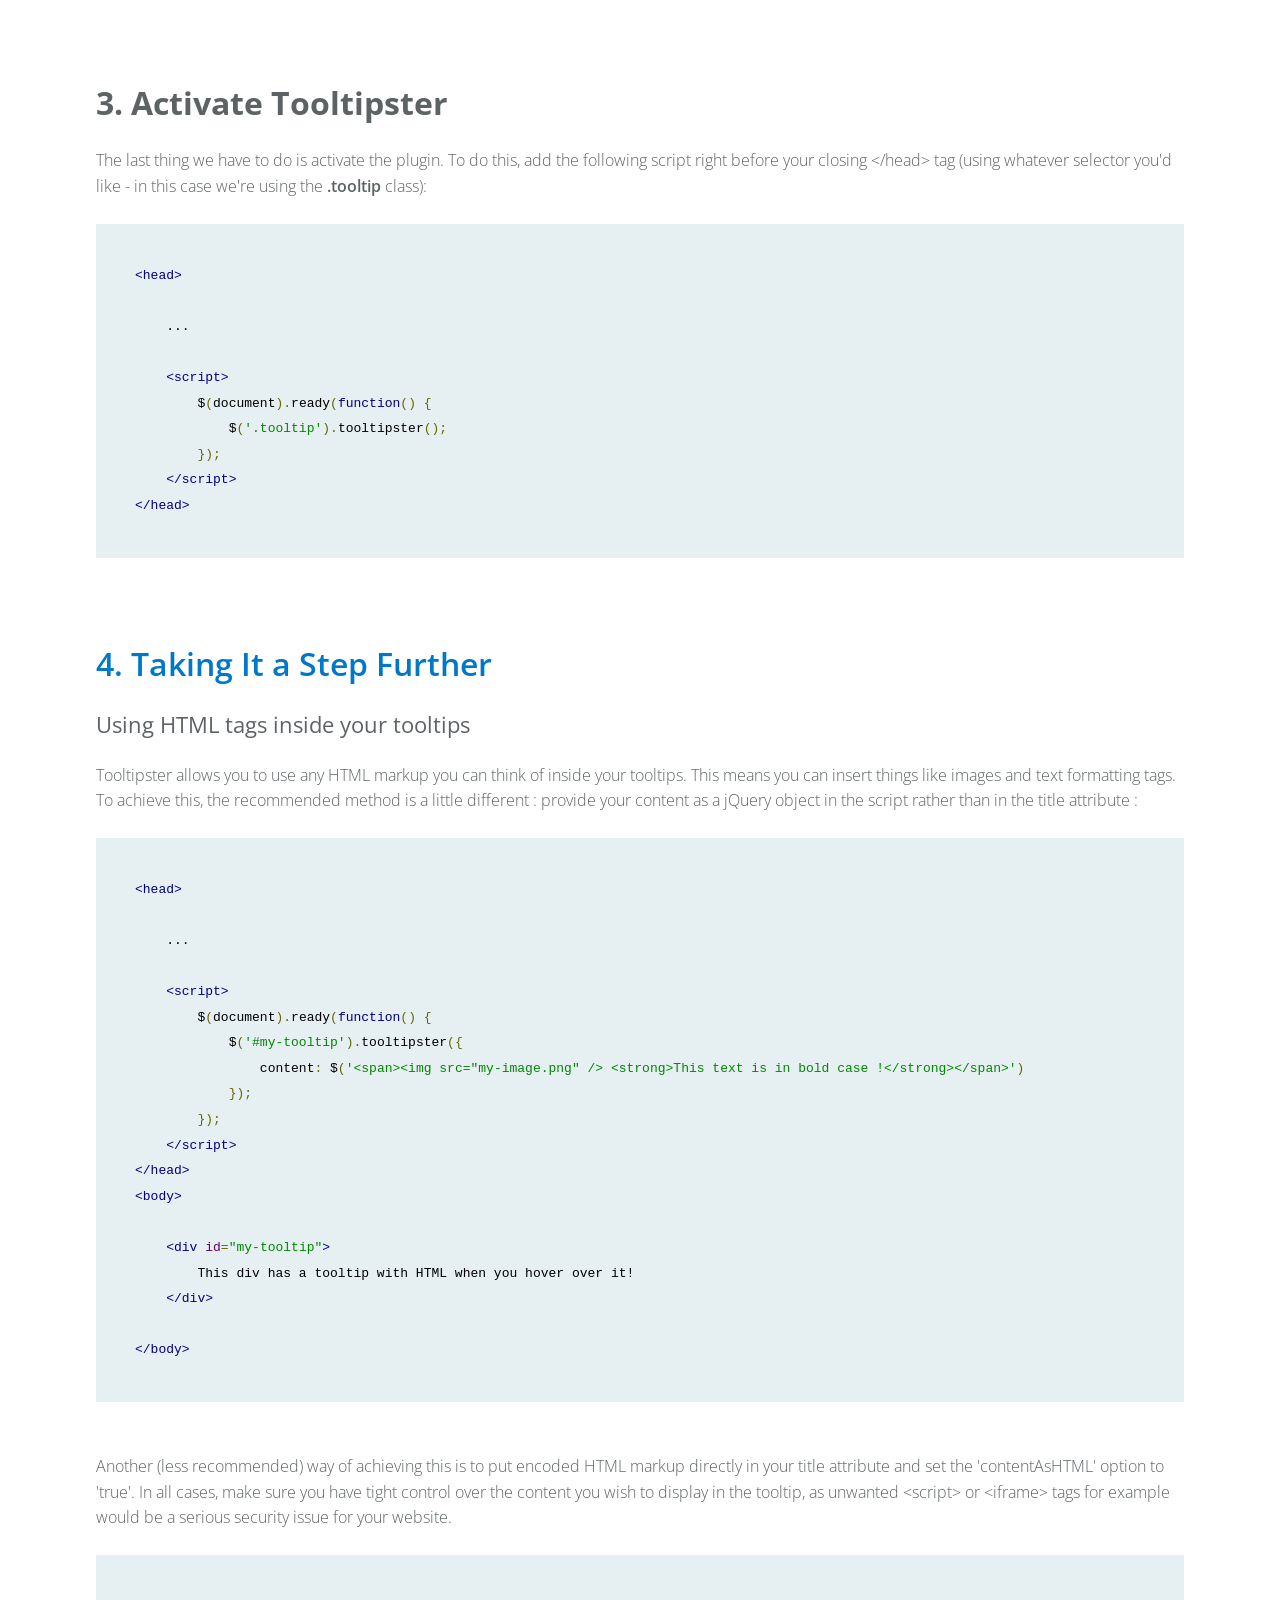
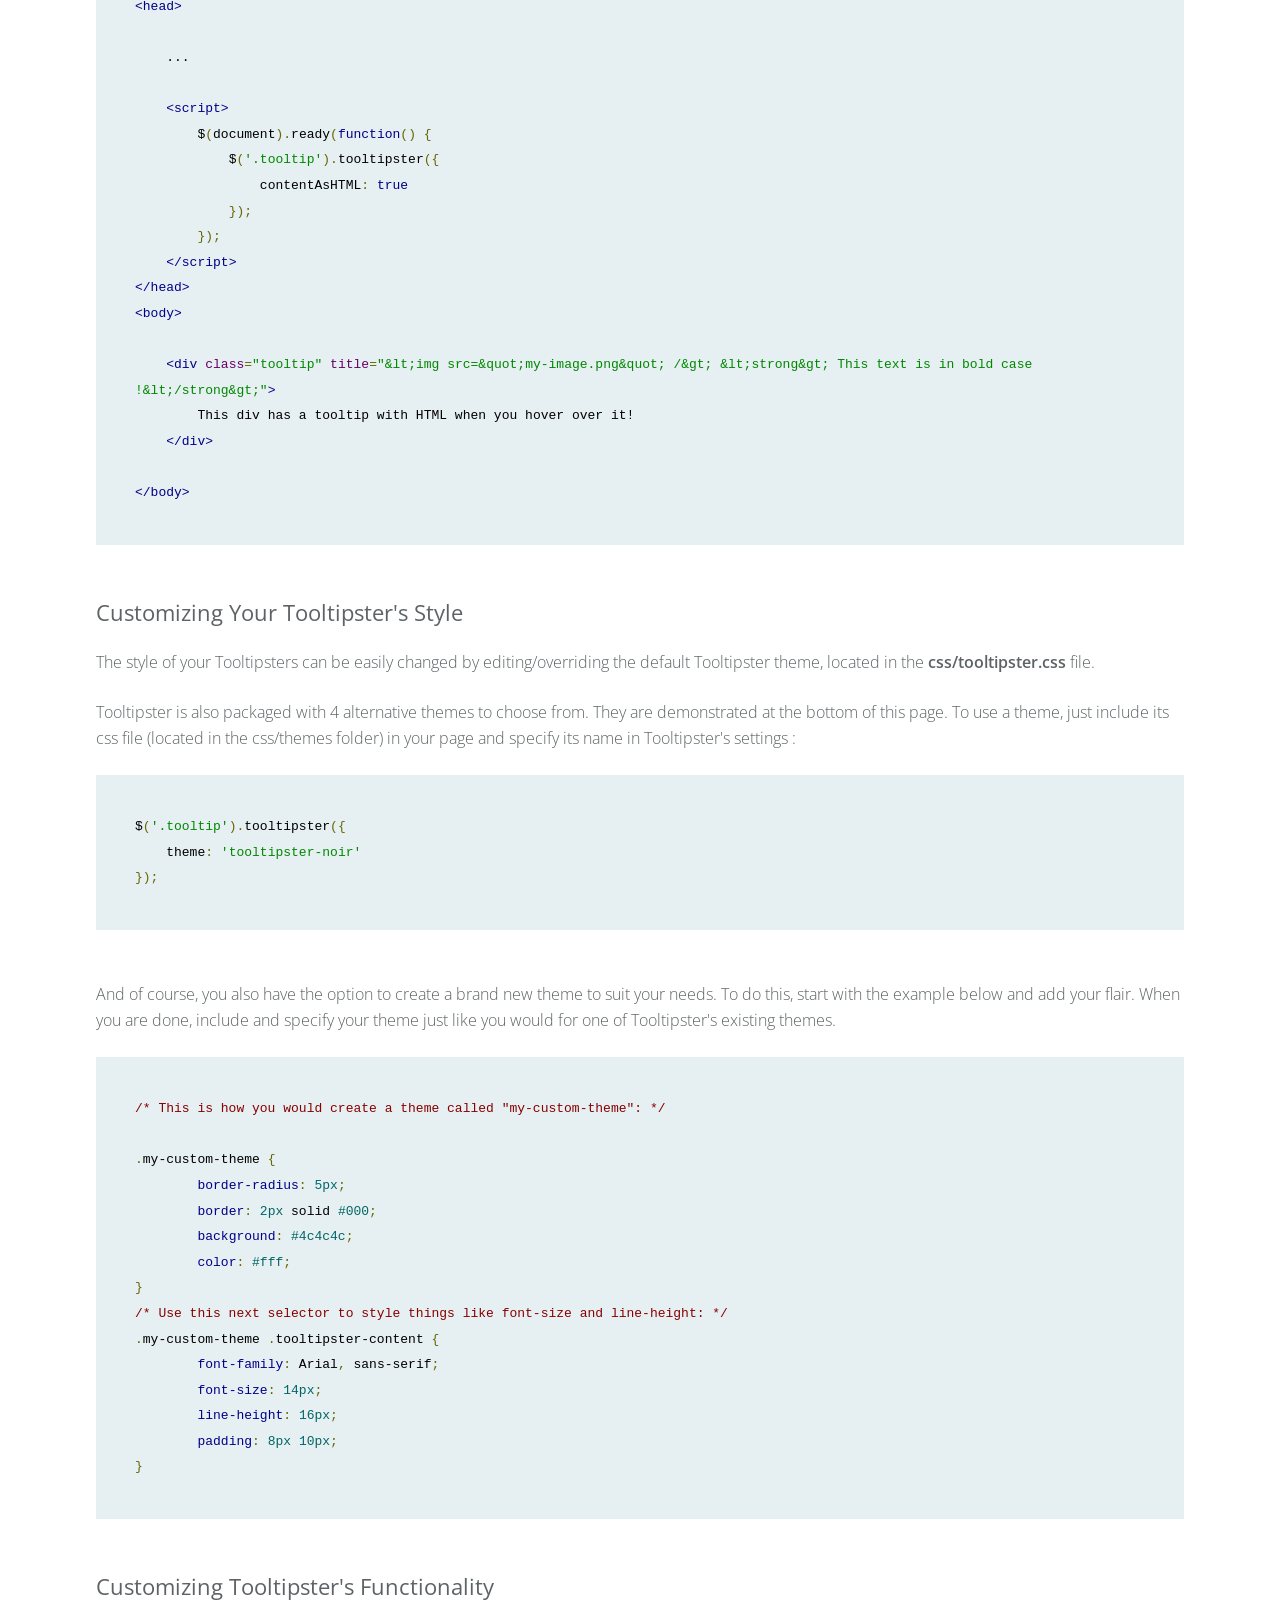
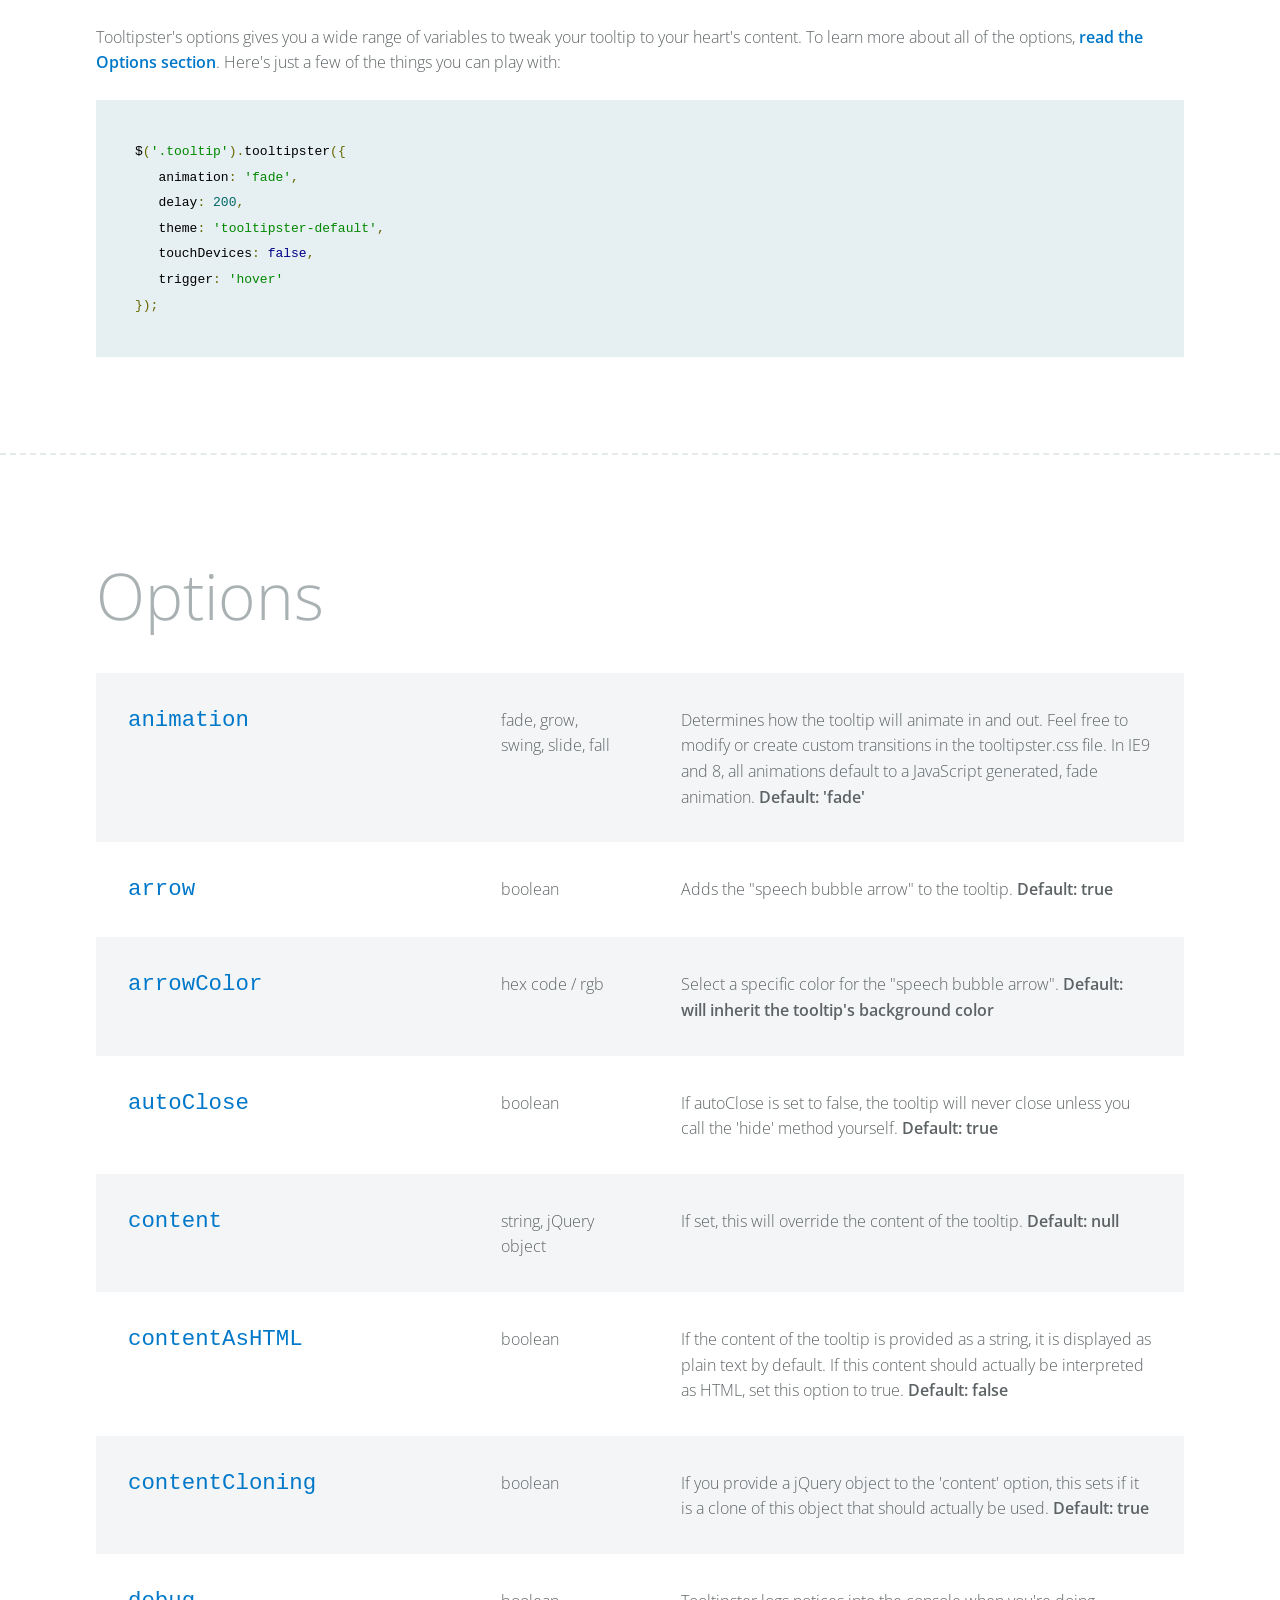
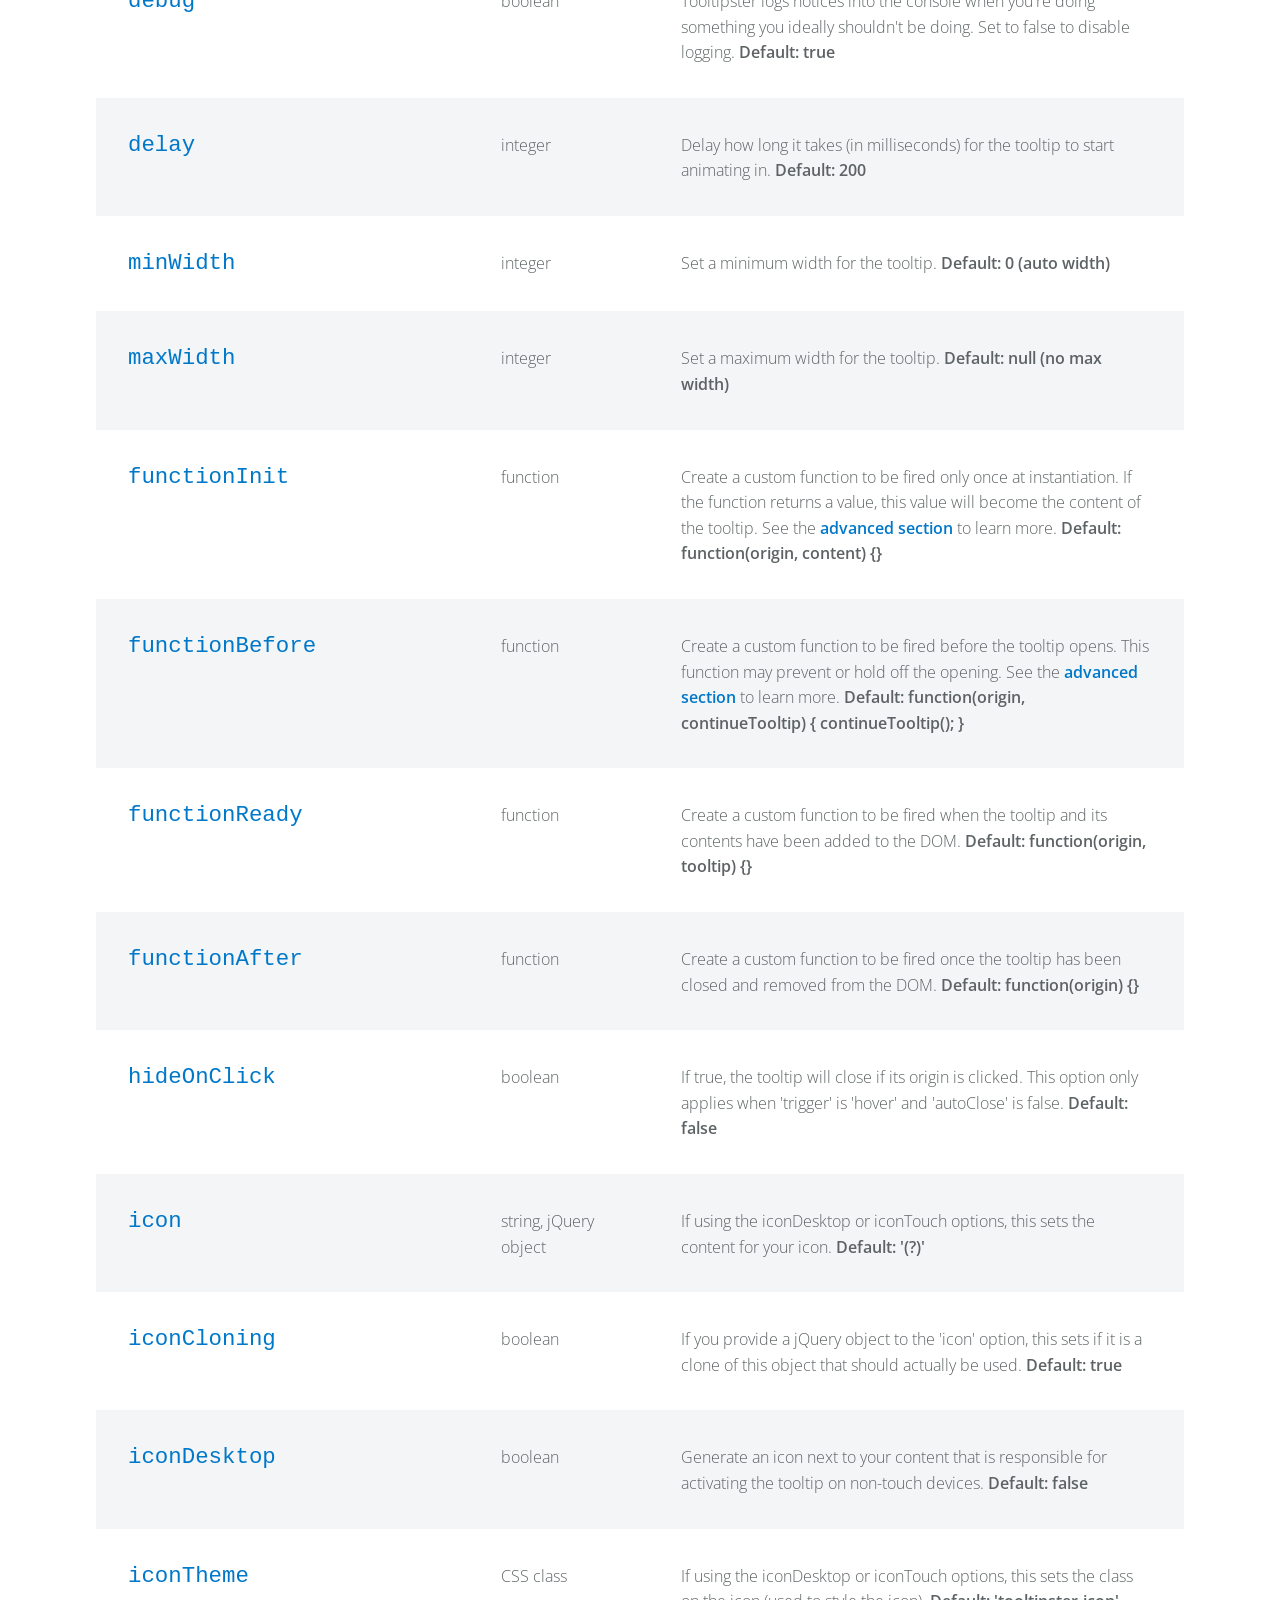
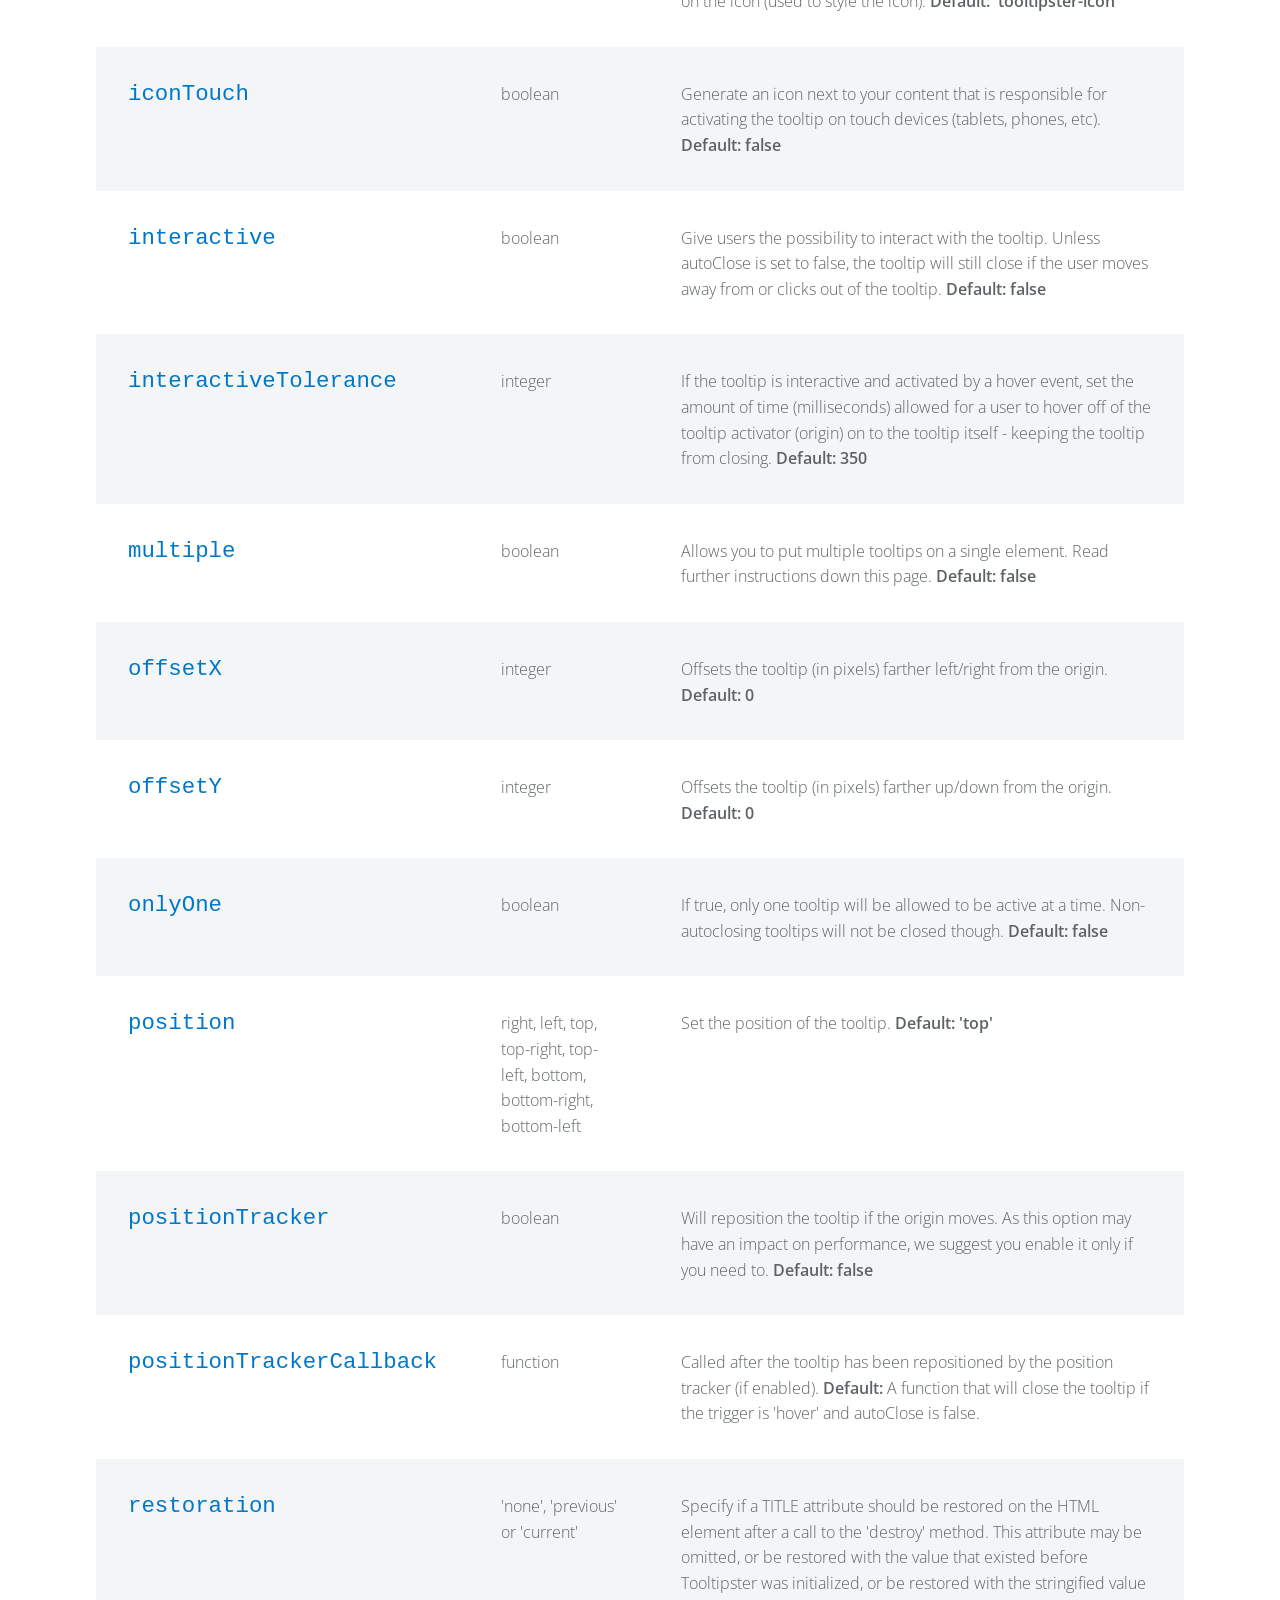
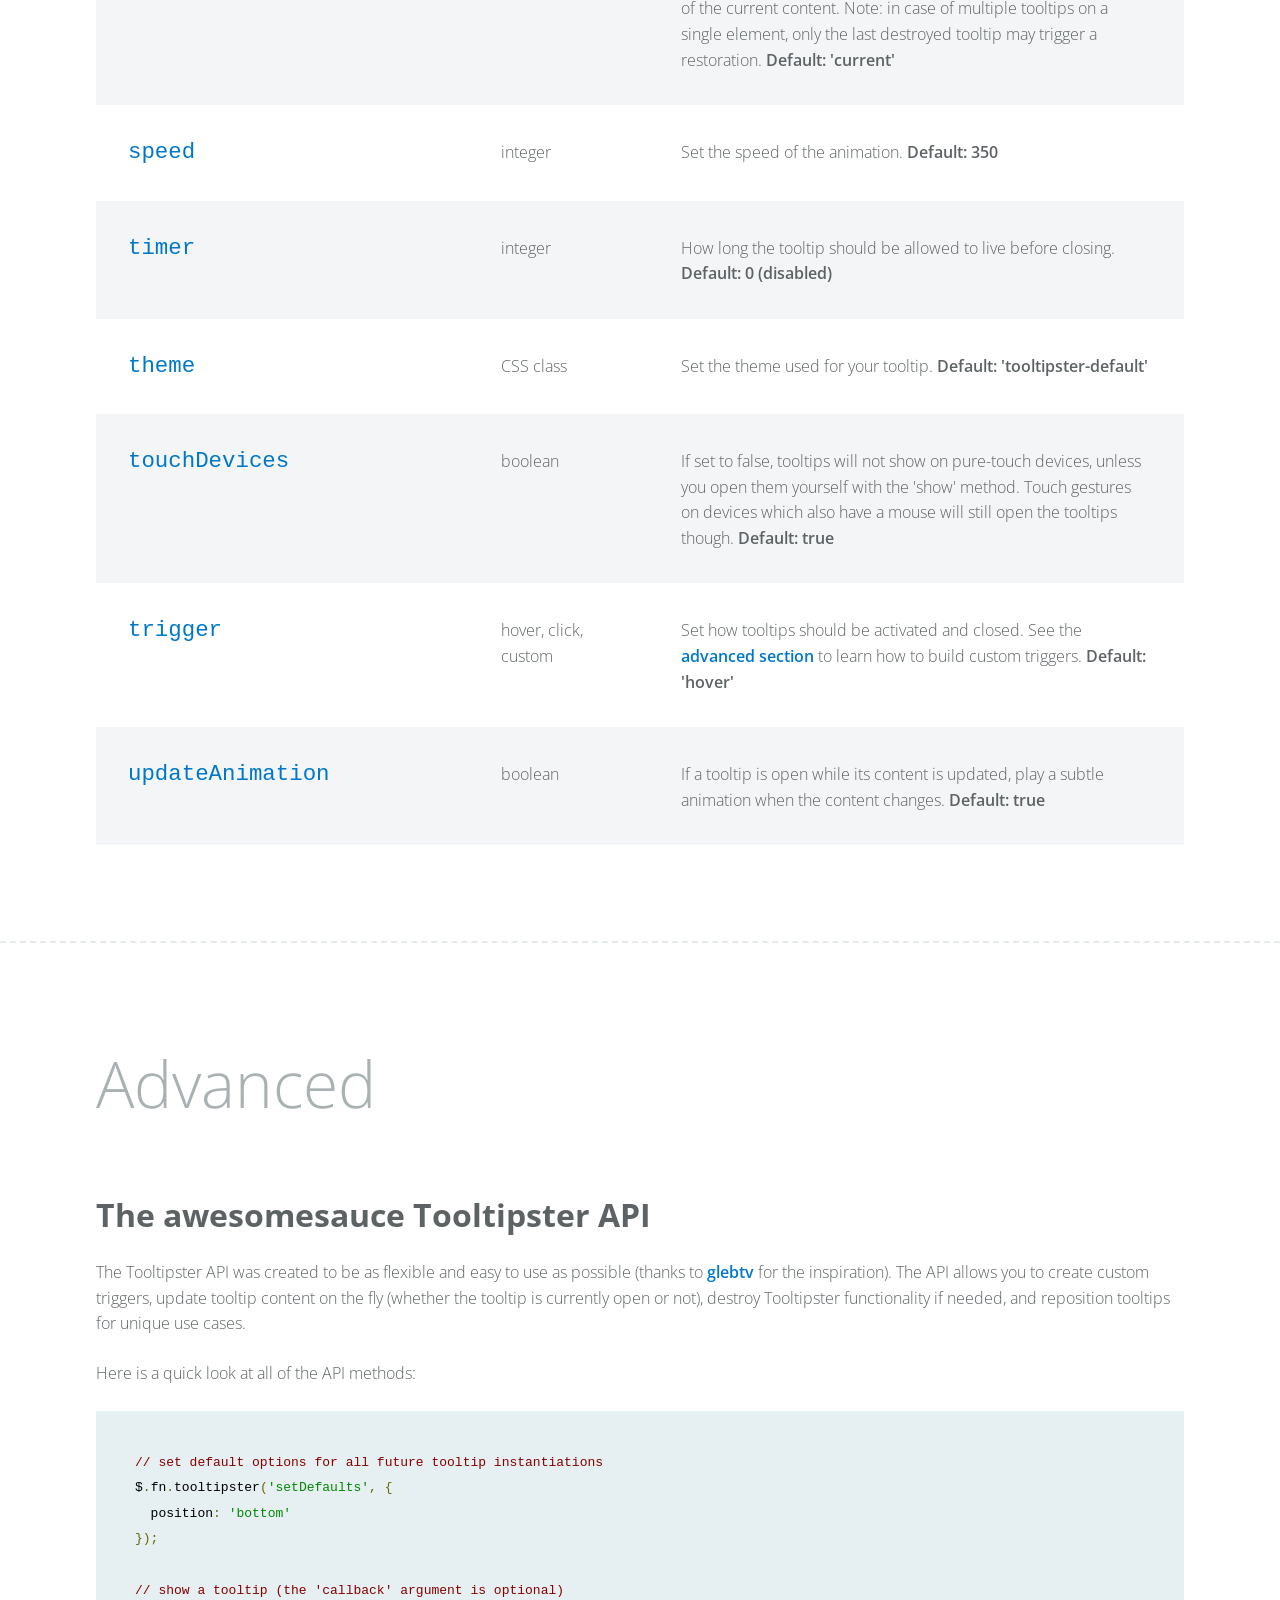
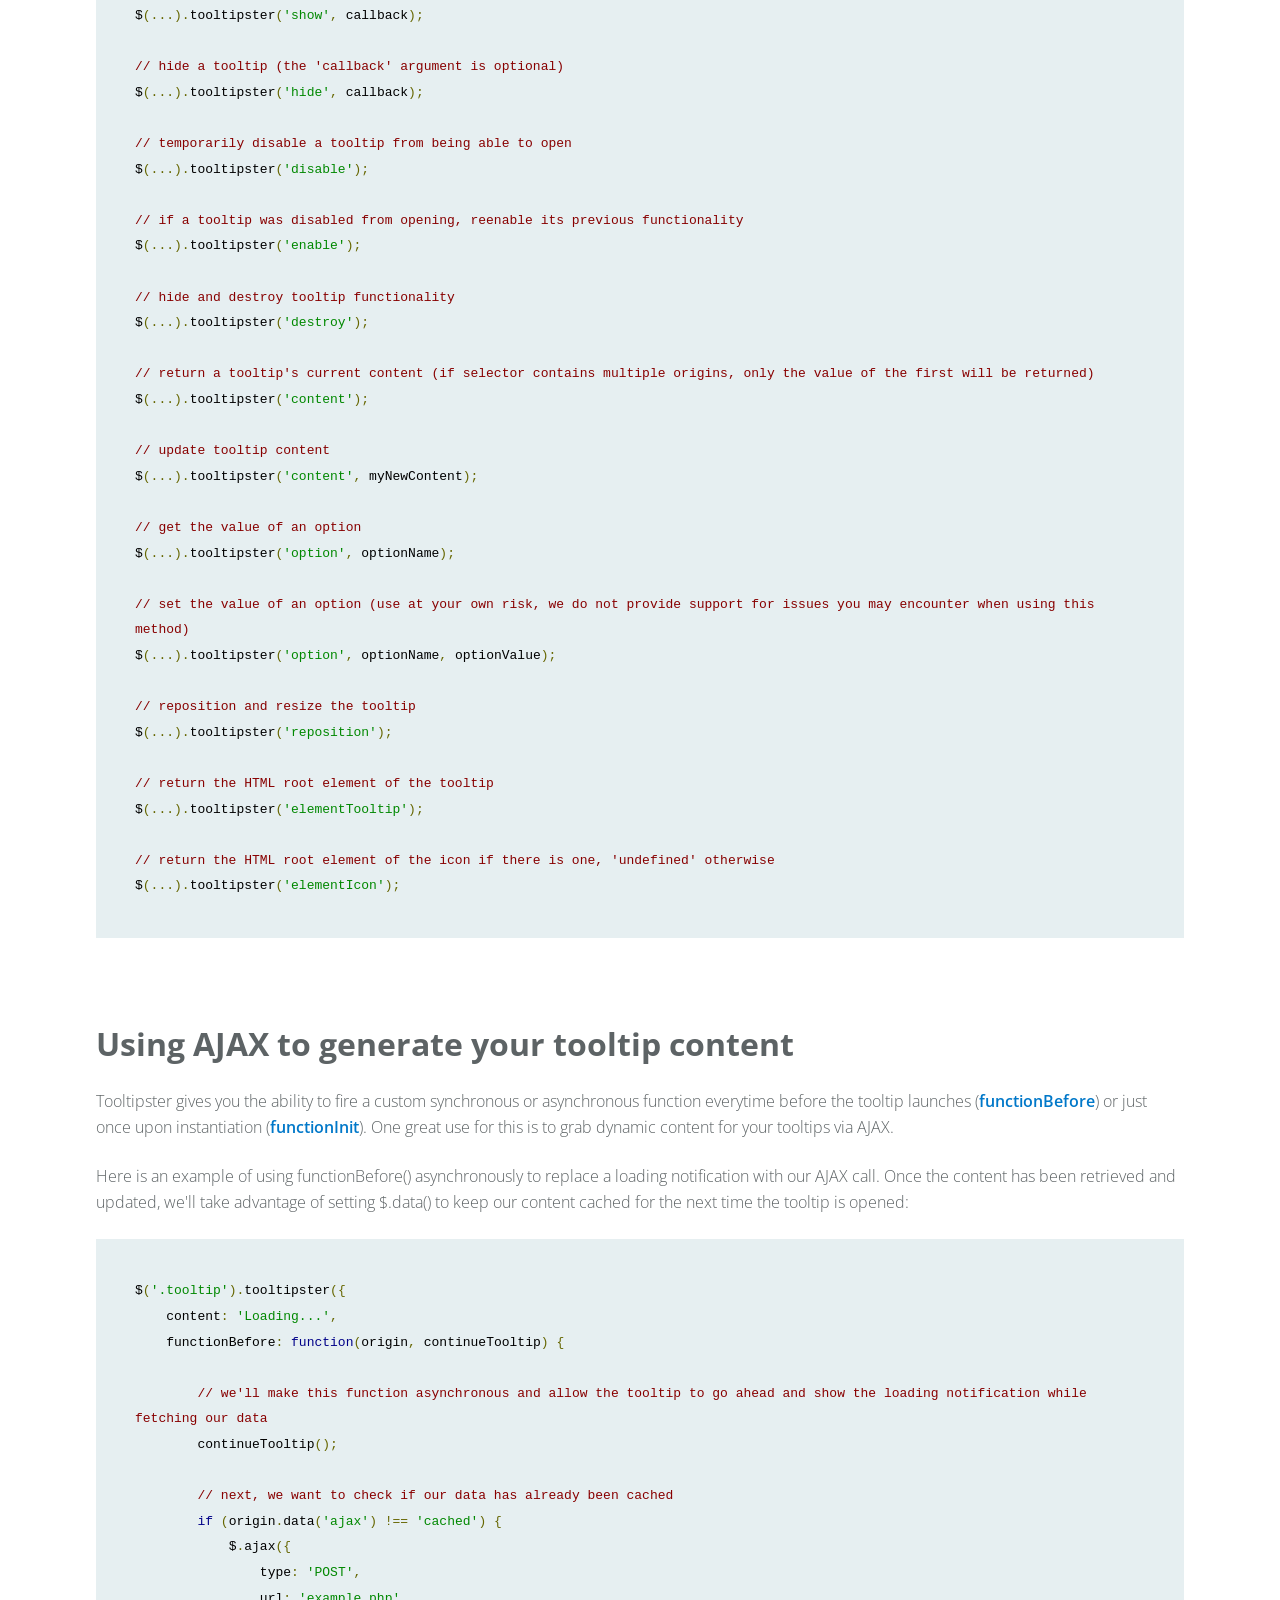
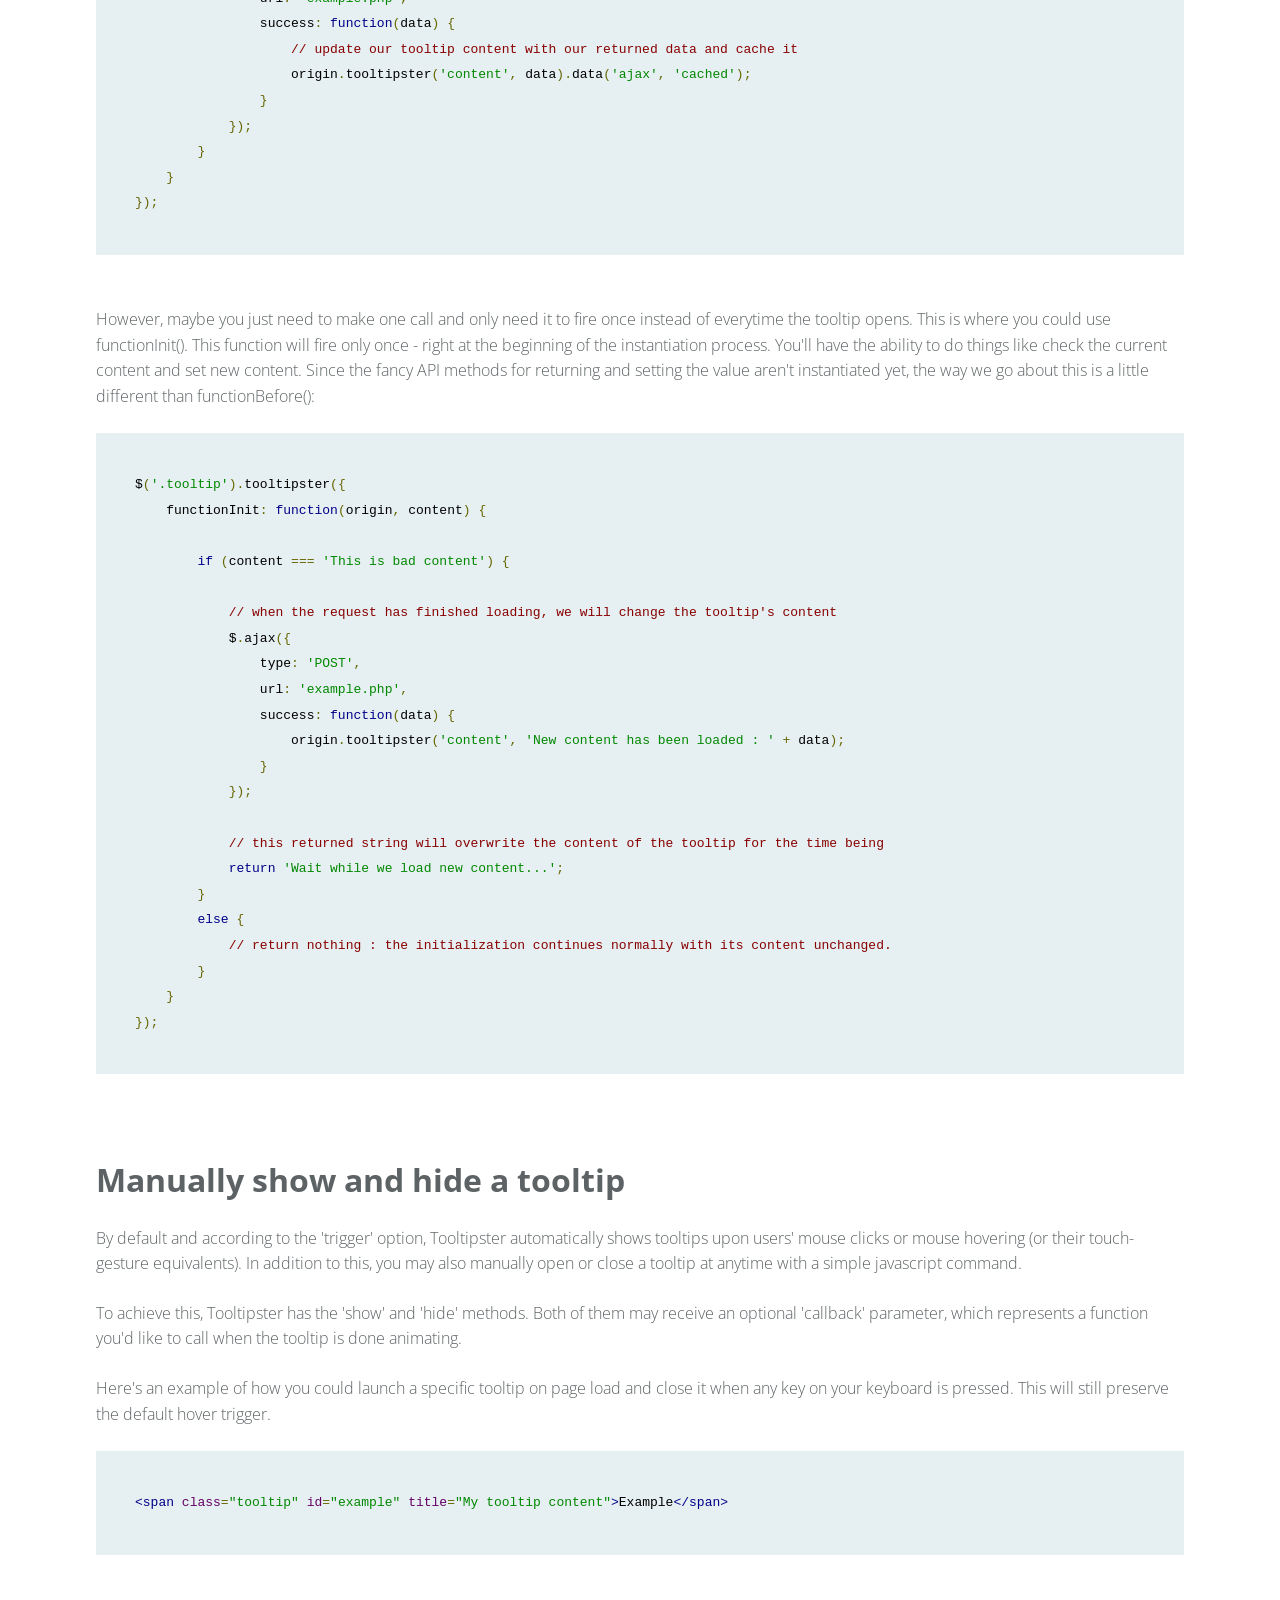
<file: src/main/webapp/js/tooltip/index.html>
<!DOCTYPE html>
<html lang="en">
<head>
	<title>Tooltipster - The jQuery Tooltip Plugin</title>
	<meta charset="UTF-8" />
	<meta name="viewport" content="width=device-width, initial-scale=1, maximum-scale=1.0, user-scalable=no">
	<meta name="description" content="Tooltipster is a powerful, flexible jQuery plugin enabling you to easily create clean, HTML5 validated tooltips." />
	<meta property="og:title" content="Tooltipster" />
	<meta property="og:type" content="website" />
	<meta property="og:url" content="index.html" />
	<meta property="og:image" content="images/social.jpg" />
	<meta property="og:site_name" content="Tooltipster - The jQuery Tooltip Plugin" />
	<meta property="og:description" content="Tooltipster is a powerful, flexible jQuery plugin enabling you to easily create clean, HTML5 validated tooltips." />
	<html itemscope itemtype="http://schema.org/CreativeWork">
	<meta itemprop="name" content="Tooltipster - The jQuery Tooltip Plugin">
	<meta itemprop="description" content="Tooltipster is a powerful, flexible jQuery plugin enabling you to easily create clean, HTML5 validated tooltips.">
	<meta itemprop="image" content="images/social.jpg">
	<link rel="icon" type="image/png" href="images/favicon.png" />
	<link rel="image_src" href="images/social.jpg" / >
	
	<link rel="stylesheet" type="text/css" href="doc/css/reset.css" />
	<link rel="stylesheet" type="text/css" href="doc/css/prettify.css" />
	<link rel="stylesheet" type="text/css" href="doc/css/style.css" />
	<link rel="stylesheet" type="text/css" href="css/tooltipster.css" />
	<link rel="stylesheet" type="text/css" href="css/themes/tooltipster-light.css" />
	<link rel="stylesheet" type="text/css" href="css/themes/tooltipster-noir.css" />
	<link rel="stylesheet" type="text/css" href="css/themes/tooltipster-punk.css" />
	<link rel="stylesheet" type="text/css" href="css/themes/tooltipster-shadow.css" />
	
	<script type="text/javascript" src="//ajax.googleapis.com/ajax/libs/jquery/1.7.0/jquery.min.js"></script>
	<script type="text/javascript" src="doc/js/jquery.jgfeed.js"></script>
	<script type="text/javascript" src="doc/js/prettify.js"></script>
	<script type="text/javascript" src="doc/js/lang-css.js"></script>
	<script type="text/javascript" src="doc/js/scripts.js"></script>
	<script type="text/javascript" src="js/jquery.tooltipster.js"></script>
	
	<!--[if lt IE 9]>
		<script src="//html5shiv.googlecode.com/svn/trunk/html5.js"></script>
	<![endif]-->
</head>
<body>
	<div id="background">
		<img src="doc/images/large-background.jpg" />
	</div>
	<div id="wrapper">
		<header>
			<div id="social">
				<div id="github">
					<iframe src="http://ghbtns.com/github-btn.html?user=iamceege&repo=tooltipster&type=watch&count=true" allowtransparency="true" frameborder="0" scrolling="0" width="100" height="20"></iframe>
				</div>
				<div id="tweet">
					<a href="https://twitter.com/share" class="twitter-share-button" data-text="Tooltipster - A powerful &amp; degradable jQuery tooltip plugin" data-via="iamceege" data-related="iamceege">Tweet</a>
					<script>!function(d,s,id){var js,fjs=d.getElementsByTagName(s)[0];if(!d.getElementById(id)){js=d.createElement(s);js.id=id;js.src="//platform.twitter.com/widgets.js";fjs.parentNode.insertBefore(js,fjs);}}(document,"script","twitter-wjs");</script>
				</div>
				<div id="gplus">
					<g:plusone href="http://calebjacob.com/tooltipster"></g:plusone>
				</div>
			</div>
			<nav>
				<ul>
					<li><a href="https://github.com/iamceege/tooltipster/archive/master.zip">Download</a></li>
					<li><a href="#demos">Demos</a></li>
					<li><a href="#getting-started">Get Started</a></li>
					<li><a href="#options">Options</a></li>
					<li><a href="#advanced">Advanced</a></li>
					<li><a href="#themes">Themes</a></li>
					<li><a href="#talk">Talk</a></li>
				</ul>
			</nav>
			<select>
				<option selected="selected" disabled="disabled">Menu...</option>
				<option value="demos">Demos</option>
				<option value="getting-started">Get Started</option>
				<option value="options">Options</option>
				<option value="themes">Themes</option>
				<option value="talk">Talk</option>
			</select>
		</header>
		<section id="welcome">
			<img src="doc/images/tooltipster.svg" alt="Tooltipster" id="tooltipster" />
			<h1>A powerful, flexible jQuery plugin enabling you to easily create semantic, modern tooltips enhanced with the power of CSS.</h1>
			<ul id="browser-support">
				<li>
					<img src="doc/images/browser-chrome.png" alt="Chrome" class="tooltip" title="Chrome Support" />
				</li>
				<li>
					<img src="doc/images/browser-safari.png" alt="Safari" class="tooltip" title="Safari Support" />
				</li>
				<li>
					<img src="doc/images/browser-opera.png" alt="Opera" class="tooltip" title="Opera Support" />
				</li>
				<li>
					<img src="doc/images/browser-firefox.png" alt="FireFox" class="tooltip" title="FireFox Support" />
				</li>
				<li>
					<img src="doc/images/browser-ie.png" alt="Internet Explorer" class="tooltip" title="IE10, IE9, &amp; IE8 Support + Graceful Degradation" />
				</li>
			</ul>
			<div id="download">
				<a href="https://github.com/iamceege/tooltipster/archive/master.zip" class="button alt">Download</a> <span style="padding-right: 0.5em;">&amp;</span> <a href="#demos" class="white">get started &rsaquo;</a>
			</div>
		</section>
		
		<section id="demos">
			<h2>Demos</h2>
			<ul>
				<li>
					<span id="demo-default" title="Hi! This is a tooltip.">Hover</span> Default settings
				</li>
				<li>
					<span id="demo-html">Hover</span> Fixed width, position, &amp; HTML
				</li>
				<li>
					<span id="demo-events" title="Press any key on your keyboard or click anywhere in the page to close this">Click</span> Custom show / hide triggers
				</li>
				<li>
					<span id="demo-touch" title="I would have never been born on a touch device :'(">Hover</span> Disable touch devices
				</li>
				<li>
					<span id="demo-theme" title="Build custom themes and CSS powered animations!">Hover</span> Custom themes &amp; animations
				</li>
				<li>
					<span id="demo-callback" title="This will be populated by AJAX.">Hover</span> Custom callbacks (AJAX <3)
				</li>
				<li>
					<span id="demo-interact" title="Try clicking &lt;a href='http://google.com/' target='_blank'&gt;this link&lt;/a&gt;">Hover</span> Interaction with tooltips
				</li>
				<li>
					<span id="demo-icon" title="Use separate icons to launch your tooltips on either desktops or touch devices - or both!"></span> Attach tooltips to icons
				</li>
				<li>
					<span id="demo-multiple">Hover</span> Multiple tooltips on a single element
				</li>
				<li>...&amp; more!</li>
			</ul>
		</section>
		
		<section id="getting-started">
			<h2>Getting Started</h2>
			<h3>1. Load jQuery and include Tooltipster's plugin files</h3>
			<p>After you <a href="https://github.com/iamceege/tooltipster/archive/master.zip">download Tooltipster</a>, move tooltipster.css and jquery.tooltipster.min.js to your root's CSS and JavaScript directories. Next, load jQuery and include Tooltipster's CSS and JavaScript files inside of your  tags:</p>
<pre class="prettyprint">
&lt;head&#62;
...

    &lt;link rel="stylesheet" type="text/css" href="css/tooltipster.css" /&#62;

    &lt;script type="text/javascript" src="http://code.jquery.com/jquery-1.7.0.min.js"&#62;&lt;/script&#62;
    &lt;script type="text/javascript" src="js/jquery.tooltipster.min.js"&#62;&lt;/script&#62;

...
&lt;/head&#62;
</pre>
			<h3>2. Set up your HTML</h3>
			<p>In order for Tooltipster to work, we first need to add the <strong>.tooltip</strong> class (or whatever class / means of selection you'd like to use) to whatever element we wish to have a tooltip. Next, we'll set the <strong>title attribute</strong> to whatever we'd like our tooltip to say. Here are a few examples:</p>
			<h4>Adding a tooltip to an image:</h4>
			<pre class="prettyprint">
&lt;img src="my-image.png" class="tooltip" title="This is my image's tooltip message!" /&#62;</pre>
			<h4>Adding a tooltip to a link that already has a class:</h4>
			<pre class="prettyprint">
&lt;a href="http://calebjacob.com" class="ketchup tooltip" title="This is my link's tooltip message!"&#62;Link&lt;/a&#62;</pre>
			<h4>Adding a tooltip to a div:</h4>
			<pre class="prettyprint">
&lt;div class="tooltip" title="This is my div's tooltip message!"&#62; 
    This div has a tooltip when you hover over it!
&lt;/div&#62;</pre>
			
			<h3>3. Activate Tooltipster</h3>
			<p>The last thing we have to do is activate the plugin. To do this, add the following script right before your closing &lt;/head&#62; tag (using whatever selector you'd like - in this case we're using the <strong>.tooltip</strong> class):</p>
			<pre class="prettyprint">
&lt;head&#62;

    ...

    &lt;script&#62;
        $(document).ready(function() {
            $('.tooltip').tooltipster();
        });
    &lt;/script&#62;
&lt;/head&#62;</pre>
			
			<h3><a name="further">4. Taking It a Step Further</a></h3>
			<h4>Using HTML tags inside your tooltips</h4>
			<p>Tooltipster allows you to use any HTML markup you can think of inside your tooltips. This means you can insert things like images and text formatting tags. To achieve this, the recommended method is a little different : provide your content as a jQuery object in the script rather than in the title attribute :</p>
			<pre class="prettyprint">
&lt;head&#62;

    ...

    &lt;script&#62;
        $(document).ready(function() {
            $('#my-tooltip').tooltipster({
                content: $('&lt;span&gt;&lt;img src="my-image.png" /&gt; &lt;strong&gt;This text is in bold case !&lt;/strong&gt;&lt;/span&gt;')
            });
        });
    &lt;/script&#62;
&lt;/head&#62;
&lt;body&#62;
    
    &lt;div id="my-tooltip"&#62; 
        This div has a tooltip with HTML when you hover over it!
    &lt;/div&#62;
	
&lt;/body&#62;</pre>

			<p>Another (less recommended) way of achieving this is to put encoded HTML markup directly in your title attribute and set the 'contentAsHTML' option to 'true'. In all cases, make sure you have tight control over the content you wish to display in the tooltip, as unwanted &lt;script&gt; or &lt;iframe&gt; tags for example would be a serious security issue for your website.</p>

			<pre class="prettyprint">
&lt;head&#62;

    ...

    &lt;script&#62;
        $(document).ready(function() {
            $('.tooltip').tooltipster({
                contentAsHTML: true
            });
        });
    &lt;/script&#62;
&lt;/head&#62;
&lt;body&#62;
    
    &lt;div class="tooltip" title="&amp;lt;img src=&amp;quot;my-image.png&amp;quot; /&amp;gt; &amp;lt;strong&amp;gt; This text is in bold case !&amp;lt;/strong&amp;gt;"&gt; 
        This div has a tooltip with HTML when you hover over it!
    &lt;/div&#62;
	
&lt;/body&#62;</pre>
			
			<h4>Customizing Your Tooltipster's Style</h4>
			<p>The style of your Tooltipsters can be easily changed by editing/overriding the default Tooltipster theme, located in the <strong>css/tooltipster.css</strong> file.</p>
			<p>Tooltipster is also packaged with 4 alternative themes to choose from. They are demonstrated at the bottom of this page. To use a theme, just include its css file (located in the css/themes folder) in your page and specify its name in Tooltipster's settings :</p>
			<pre class="prettyprint">
$('.tooltip').tooltipster({
    theme: 'tooltipster-noir'
});</pre>
			<p>And of course, you also have the option to create a brand new theme to suit your needs. To do this, start with the example below and add your flair. When you are done, include and specify your theme just like you would for one of Tooltipster's existing themes.</p>
			<pre class="prettyprint lang-css">
/* This is how you would create a theme called "my-custom-theme": */

.my-custom-theme {
	border-radius: 5px; 
	border: 2px solid #000;
	background: #4c4c4c;
	color: #fff;
}
/* Use this next selector to style things like font-size and line-height: */
.my-custom-theme .tooltipster-content {
	font-family: Arial, sans-serif;
	font-size: 14px;
	line-height: 16px;
	padding: 8px 10px;
}</pre>
			
			<h4>Customizing Tooltipster's Functionality</h4>
			<p>Tooltipster's options gives you a wide range of variables to tweak your tooltip to your heart's content. To learn more about all of the options, <a href="#options">read the Options section</a>. Here's just a few of the things you can play with:</p>
			<pre class="prettyprint">
$('.tooltip').tooltipster({
   animation: 'fade',
   delay: 200,
   theme: 'tooltipster-default',
   touchDevices: false,
   trigger: 'hover'
});</pre>
		</section>
		
		<section id="options">
			<h2>Options</h2>
			<table border="0" cellpadding="0" cellspacing="0">
				<tr>
					<td><h4>animation</h4></td>
					<td>fade, grow, swing, slide, fall</td>
					<td>Determines how the tooltip will animate in and out. Feel free to modify or create custom transitions in the tooltipster.css file. In IE9 and 8, all animations default to a JavaScript generated, fade animation. <strong>Default: 'fade'</strong></td>
				</tr>
				<tr>
					<td><h4>arrow</h4></td>
					<td>boolean</td>
					<td>Adds the "speech bubble arrow" to the tooltip. <strong>Default: true</strong></td>
				</tr>
				<tr>
					<td><h4>arrowColor</h4></td>
					<td>hex code / rgb</td>
					<td>Select a specific color for the "speech bubble arrow". <strong>Default: will inherit the tooltip's background color</strong></td>
				</tr>
				<tr>
					<td><h4>autoClose</h4></td>
					<td>boolean</td>
					<td>If autoClose is set to false, the tooltip will never close unless you call the 'hide' method yourself. <strong>Default: true</strong></td>
				</tr>
				<tr>
					<td><h4>content</h4></td>
					<td>string, jQuery object</td>
					<td>If set, this will override the content of the tooltip. <strong>Default: null</strong></td>
				</tr>
				<tr>
					<td><h4>contentAsHTML</h4></td>
					<td>boolean</td>
					<td>If the content of the tooltip is provided as a string, it is displayed as plain text by default. If this content should actually be interpreted as HTML, set this option to true. <strong>Default: false</strong></td>
				</tr>
				<tr>
					<td><h4>contentCloning</h4></td>
					<td>boolean</td>
					<td>If you provide a jQuery object to the 'content' option, this sets if it is a clone of this object that should actually be used. <strong>Default: true</strong></td>
				</tr>
				<tr>
					<td><h4>debug</h4></td>
					<td>boolean</td>
					<td>Tooltipster logs notices into the console when you're doing something you ideally shouldn't be doing. Set to false to disable logging. <strong>Default: true</strong></td>
				</tr>
				<tr>
					<td><h4>delay</h4></td>
					<td>integer</td>
					<td>Delay how long it takes (in milliseconds) for the tooltip to start animating in. <strong>Default: 200</strong></td>
				</tr>
				<tr>
					<td><h4>minWidth</h4></td>
					<td>integer</td>
					<td>Set a minimum width for the tooltip. <strong>Default: 0 (auto width)</strong></td>
				</tr>
				<tr>
					<td><h4>maxWidth</h4></td>
					<td>integer</td>
					<td>Set a maximum width for the tooltip. <strong>Default: null (no max width)</strong></td>
				</tr>
				<tr>
					<td><h4>functionInit</h4></td>
					<td>function</td>
					<td>Create a custom function to be fired only once at instantiation. If the function returns a value, this value will become the content of the tooltip. See the <a href="#advanced">advanced section</a> to learn more. <strong>Default: function(origin, content) {}</strong></td>
				</tr>
				<tr>
					<td><h4>functionBefore</h4></td>
					<td>function</td>
					<td>Create a custom function to be fired before the tooltip opens. This function may prevent or hold off the opening. See the <a href="#advanced">advanced section</a> to learn more. <strong>Default: function(origin, continueTooltip) { continueTooltip(); }</strong></td>
				</tr>
				<tr>
					<td><h4>functionReady</h4></td>
					<td>function</td>
					<td>Create a custom function to be fired when the tooltip and its contents have been added to the DOM. <strong>Default: function(origin, tooltip) {}</strong></td>
				</tr>
				<tr>
					<td><h4>functionAfter</h4></td>
					<td>function</td>
					<td>Create a custom function to be fired once the tooltip has been closed and removed from the DOM. <strong>Default: function(origin) {}</strong></td>
				</tr>
				<tr>
					<td><h4>hideOnClick</h4></td>
					<td>boolean</td>
					<td>If true, the tooltip will close if its origin is clicked. This option only applies when 'trigger' is 'hover' and 'autoClose' is false. <strong>Default: false</strong></td>
				</tr>
				<tr>
					<td><h4>icon</h4></td>
					<td>string, jQuery object</td>
					<td>If using the iconDesktop or iconTouch options, this sets the content for your icon. <strong>Default: '(?)'</strong></td>
				</tr>
				<tr>
					<td><h4>iconCloning</h4></td>
					<td>boolean</td>
					<td>If you provide a jQuery object to the 'icon' option, this sets if it is a clone of this object that should actually be used. <strong>Default: true</strong></td>
				</tr>
				<tr>
					<td><h4>iconDesktop</h4></td>
					<td>boolean</td>
					<td>Generate an icon next to your content that is responsible for activating the tooltip on non-touch devices. <strong>Default: false</strong></td>
				</tr>
				<tr>
					<td><h4>iconTheme</h4></td>
					<td>CSS class</td>
					<td>If using the iconDesktop or iconTouch options, this sets the class on the icon (used to style the icon). <strong>Default: 'tooltipster-icon'</strong></td>
				</tr>
				<tr>
					<td><h4>iconTouch</h4></td>
					<td>boolean</td>
					<td>Generate an icon next to your content that is responsible for activating the tooltip on touch devices (tablets, phones, etc). <strong>Default: false</strong></td>
				</tr>
				<tr>
					<td><h4>interactive</h4></td>
					<td>boolean</td>
					<td>Give users the possibility to interact with the tooltip. Unless autoClose is set to false, the tooltip will still close if the user moves away from or clicks out of the tooltip. <strong>Default: false</strong></td>
				</tr>
				<tr>
					<td><h4>interactiveTolerance</h4></td>
					<td>integer</td>
					<td>If the tooltip is interactive and activated by a hover event, set the amount of time (milliseconds) allowed for a user to hover off of the tooltip activator (origin) on to the tooltip itself - keeping the tooltip from closing. <strong>Default: 350</strong></td>
				</tr>
				<tr>
					<td><h4>multiple</h4></td>
					<td>boolean</td>
					<td>Allows you to put multiple tooltips on a single element. Read further instructions down this page. <strong>Default: false</strong></td>
				</tr>
				<tr>
					<td><h4>offsetX</h4></td>
					<td>integer</td>
					<td>Offsets the tooltip (in pixels) farther left/right from the origin. <strong>Default: 0</strong></td>
				</tr>
				<tr>
					<td><h4>offsetY</h4></td>
					<td>integer</td>
					<td>Offsets the tooltip (in pixels) farther up/down from the origin. <strong>Default: 0</strong></td>
				</tr>
				<tr>
					<td><h4>onlyOne</h4></td>
					<td>boolean</td>
					<td>If true, only one tooltip will be allowed to be active at a time. Non-autoclosing tooltips will not be closed though. <strong>Default: false</strong></td>
				</tr>
				<tr>
					<td><h4>position</h4></td>
					<td>right, left, top, top-right, top-left, bottom, bottom-right, bottom-left</td>
					<td>Set the position of the tooltip. <strong>Default: 'top'</strong></td>
				</tr>
				<tr>
					<td><h4>positionTracker</h4></td>
					<td>boolean</td>
					<td>Will reposition the tooltip if the origin moves. As this option may have an impact on performance, we suggest you enable it only if you need to. <strong>Default: false</strong></td>
				</tr>
				<tr>
					<td><h4>positionTrackerCallback</h4></td>
					<td>function</td>
					<td>Called after the tooltip has been repositioned by the position tracker (if enabled). <strong>Default:</strong> A function that will close the tooltip if the trigger is 'hover' and autoClose is false.</td>
				</tr>
				<tr>
					<td><h4>restoration</h4></td>
					<td>'none', 'previous' or 'current'</td>
					<td>Specify if a TITLE attribute should be restored on the HTML element after a call to the 'destroy' method. This attribute may be omitted, or be restored with the value that existed before Tooltipster was initialized, or be restored with the stringified value of the current content. Note: in case of multiple tooltips on a single element, only the last destroyed tooltip may trigger a restoration. <strong>Default: 'current'</strong></td>
				</tr>
				<tr>
					<td><h4>speed</h4></td>
					<td>integer</td>
					<td>Set the speed of the animation. <strong>Default: 350</strong></td>
				</tr>
				<tr>
					<td><h4>timer</h4></td>
					<td>integer</td>
					<td>How long the tooltip should be allowed to live before closing. <strong>Default: 0 (disabled)</strong></td>
				</tr>
				<tr>
					<td><h4>theme</h4></td>
					<td>CSS class</td>
					<td>Set the theme used for your tooltip. <strong>Default: 'tooltipster-default'</strong></td>
				</tr>
				<tr>
					<td><h4>touchDevices</h4></td>
					<td>boolean</td>
					<td>If set to false, tooltips will not show on pure-touch devices, unless you open them yourself with the 'show' method. Touch gestures on devices which also have a mouse will still open the tooltips though. <strong>Default: true</strong></td>
				</tr>
				<tr>
					<td><h4>trigger</h4></td>
					<td>hover, click, custom</td>
					<td>Set how tooltips should be activated and closed. See the <a href="#advanced">advanced section</a> to learn how to build custom triggers. <strong>Default: 'hover'</strong></td>
				</tr>
				<tr>
					<td><h4>updateAnimation</h4></td>
					<td>boolean</td>
					<td>If a tooltip is open while its content is updated, play a subtle animation when the content changes. <strong>Default: true</strong></td>
				</tr>
			</table>
		</section>
		
		<section id="advanced">
			<h2>Advanced</h2>
			
			<a name="api"></a>
			<h3>The awesomesauce Tooltipster API</h3>
			<p>The Tooltipster API was created to be as flexible and easy to use as possible (thanks to <a href="https://github.com/glebtv">glebtv</a> for the inspiration). The API allows you to create custom triggers, update tooltip content on the fly (whether the tooltip is currently open or not), destroy Tooltipster functionality if needed, and reposition tooltips for unique use cases.</p>
			<p>Here is a quick look at all of the API methods:</p>
			<pre class="prettyprint">
// set default options for all future tooltip instantiations
$.fn.tooltipster('setDefaults', {
  position: 'bottom'
});

// show a tooltip (the 'callback' argument is optional)
$(...).tooltipster('show', callback);

// hide a tooltip (the 'callback' argument is optional)
$(...).tooltipster('hide', callback);

// temporarily disable a tooltip from being able to open
$(...).tooltipster('disable');

// if a tooltip was disabled from opening, reenable its previous functionality
$(...).tooltipster('enable');

// hide and destroy tooltip functionality
$(...).tooltipster('destroy');

// return a tooltip's current content (if selector contains multiple origins, only the value of the first will be returned)
$(...).tooltipster('content');

// update tooltip content
$(...).tooltipster('content', myNewContent);

// get the value of an option
$(...).tooltipster('option', optionName);

// set the value of an option (use at your own risk, we do not provide support for issues you may encounter when using this method)
$(...).tooltipster('option', optionName, optionValue);

// reposition and resize the tooltip
$(...).tooltipster('reposition');

// return the HTML root element of the tooltip
$(...).tooltipster('elementTooltip');

// return the HTML root element of the icon if there is one, 'undefined' otherwise
$(...).tooltipster('elementIcon');</pre>
			
			<a name="ajax"></a>
			<h3>Using AJAX to generate your tooltip content</h3>
			<p>Tooltipster gives you the ability to fire a custom synchronous or asynchronous function everytime before the tooltip launches (<a href="#functionBeforeExample">functionBefore</a>) or just once upon instantiation (<a href="#functionInitExample">functionInit</a>). One great use for this is to grab dynamic content for your tooltips via AJAX.</p>
			<p id="functionBeforeExample">Here is an example of using functionBefore() asynchronously to replace a loading notification with our AJAX call. Once the content has been retrieved and updated, we'll take advantage of setting $.data() to keep our content cached for the next time the tooltip is opened:</p>
			<pre class="prettyprint">
$('.tooltip').tooltipster({
    content: 'Loading...',
    functionBefore: function(origin, continueTooltip) {

        // we'll make this function asynchronous and allow the tooltip to go ahead and show the loading notification while fetching our data
        continueTooltip();
        
        // next, we want to check if our data has already been cached
        if (origin.data('ajax') !== 'cached') {
            $.ajax({
                type: 'POST',
                url: 'example.php',
                success: function(data) {
                    // update our tooltip content with our returned data and cache it
                    origin.tooltipster('content', data).data('ajax', 'cached');
                }
            });
        }
    }
});</pre>
			<p id="functionInitExample">However, maybe you just need to make one call and only need it to fire once instead of everytime the tooltip opens. This is where you could use functionInit(). This function will fire only once - right at the beginning of the instantiation process. You'll have the ability to do things like check the current content and set new content. Since the fancy API methods for returning and setting the value aren't instantiated yet, the way we go about this is a little different than functionBefore():
			<pre class="prettyprint">
$('.tooltip').tooltipster({
    functionInit: function(origin, content) {
		
        if (content === 'This is bad content') {
            
            // when the request has finished loading, we will change the tooltip's content
            $.ajax({
                type: 'POST',
                url: 'example.php',
                success: function(data) {
                    origin.tooltipster('content', 'New content has been loaded : ' + data);
                }
            });
			
            // this returned string will overwrite the content of the tooltip for the time being
            return 'Wait while we load new content...';
        }
        else {
            // return nothing : the initialization continues normally with its content unchanged.
        }
    }
});</pre>
			
			<a name="apishow"></a>
			<h3>Manually show and hide a tooltip</h3>
			<p>By default and according to the 'trigger' option, Tooltipster automatically shows tooltips upon users' mouse clicks or mouse hovering (or their touch-gesture equivalents). In addition to this, you may also manually open or close a tooltip at anytime with a simple javascript command.</p>
			<p>To achieve this, Tooltipster has the 'show' and 'hide' methods. Both of them may receive an optional 'callback' parameter, which represents a function you'd like to call when the tooltip is done animating.</p>
			<p>Here's an example of how you could launch a specific tooltip on page load and close it when any key on your keyboard is pressed. This will still preserve the default hover trigger.</p>
			<pre class="prettyprint">
&lt;span class="tooltip" id="example" title="My tooltip content"&#62;Example&lt;/span&#62;
</pre>
			<pre class="prettyprint">
$(document).ready(function() {
   
   // first on page load, initiate the Tooltipster plugin
   $('.tooltip').tooltipster();
   
   // then immediately show the tooltip
   $('#example').tooltipster('show');
   
   // as soon as a key is pressed on the keyboard, hide the tooltip.
   $(window).keypress(function() {
      $('#example').tooltipster('hide');
   });
});
</pre>
			<p>You may also provide a function as the callback parameter of the show/hide methods. The callback functions are called in the context of the tooltipstered element. If the tooltip is already in the state you are asking for (open/closed), the callback is executed immediately. Please note that if the show/hide action is somehow cancelled before it has completed its animation, the callback function will never be called.</p>
			<pre class="prettyprint">
$(document).ready(function() {
   
   $('.tooltip').tooltipster();
   
   $('#example').tooltipster('show', function() {
       alert('The tooltip is now fully open. The content is: ' + this.tooltipster('content'));
   });
   
   $(window).keypress(function() {
      $('#example').tooltipster('hide', function() {
         alert('The tooltip is now fully closed');
      });
   });
});
</pre>
			
			<a name="apicontent"></a>
			<h3>Updating a tooltip's content</h3>
			<p>It's easy as pie to update a tooltip's content - whether it's open or closed. Depending on your selector, you can update multiple tooltips at once or just one:</p>
			<pre class="prettyprint">
$('#my-special-element').tooltipster('content', 'My new content');</pre>
			<p>By default, Tooltipster will play a subtle animation when the content changes. To tweak the animation, check out the '.tooltipster-content-changing' class in your tooltipster.css file. It's important to note that only CSS transforms will be animated. To disable this animation, set updateAnimation to false.</p>
			
			<a name="multiple"></a>
			<h3>Using several tooltips on a single element</h3>
			<p>Several independant tooltips can be set on a single element, each one having its own triggers and options. Just set the 'multiple' option to true when you initialize your tooltip. This will only change two things that you might want to be aware of.</p>
			<p>Firstly, the instantiation call will now return an array of Tooltipster objects generated by the call, instead of the tooltipped jQuery-wrapped elements.</p>
			<p>Secondly, you will have to use the Tooltipster object of a tooltip to make any API method calls on it. All methods documented on this page remain available, only the way to call them changes.</p>
			
			<pre class="prettyprint">
// create a first tooltip as usual. The multiple option is actually optional for the first tooltip
$('#my-element').tooltipster({
	content: 'My first tooltip',
	position: 'top'
});

// instantiate a second tooltip and keep the returned Tooltipster objects array for later use of the API
var tooltipsterObjects = $('#my-element').tooltipster({
	// don't forget to provide content here as the 1st tooltip will have deleted the original title attribute of the element
	content: 'My second tooltip',
	multiple: true,
	position: 'bottom'
});

// since the jQuery selector matches only one element, the array will contain only one Tooltipster object.
// Otherwise the array would contain one object for each matched element, in the same order as them
var tooltip2 = tooltipsterObjects[0];

// use this Tooltipster object to make any API method call on the tooltip
tooltip2.content('New content for my second tooltip').show();
// all documented methods can be called that way
var element = tooltip2.elementTooltip();

// calling the API methods in the usual way only affects the first tooltip that was created on the element
$('#my-element').tooltipster('content', 'New content for my first tooltip')
</pre>

<pre class="prettyprint">
// You may use the 'multiple' option on the first tooltip as well, it will return an array of objects too
var tooltipsterObjects = $('#my-element').tooltipster({
	content: 'My first tooltip',
	multiple: true
});

// this is also a way to call API methods on the first tooltip
var tooltip1 = tooltipsterObjects[0];
tooltip1.content('New content for my first tooltip').show();</pre>

<p>Note : if you have multiple tooltips and destroy them, only the last destroyed tooltip will transfer its content back to the title attribute of the tooltipped element.</p>
	
			<a name="accessibility"></a>
			<h3>Make tooltips accessible to persons with disabilities</h3>
			<p>The W3C issued a recommendation to make websites more accessible to persons with disabilities. This recommendation is known as WAI-ARIA (or simply ARIA), which stands for Web Accessibility Initiative - Accessible Rich Internet Applications.</p>
			<p>Accessible tooltips can be powered by Tooltipster. To do this, one solution is to actually manipulate in parallel two tooltips which will share the same content :<br />
				- the ARIA tooltip, which is invisible on the screen but readable by ARIA-compatible software<br />
				- the Tooltipster tooltip, which is visible on the screen but does not appear as an ARIA-compatible element
			</p>
			<p>A basic example : imagine that we want to put a tooltip on a text input field. As for the HTML part, you would write :</p>
			<pre class="prettyprint">
&lt;input id="myfield" type="text" aria-describedby="myfield_description" /&gt;
&lt;span id="myfield_description" role="tooltip"&gt;Please insert your name here&lt;/span&gt;
</pre>
			<p>As for the CSS part, write this :</p>
			<pre class="prettyprint">
#myfield_description {
	display: none;
}
</pre>
			<p>And finally, you could initiate Tooltipster like this :</p>
			<pre class="prettyprint">
$('#myfield').tooltipster({
    functionInit: function(){
        return $('#myfield_description').html();
    },
    functionReady: function(){
        $('#myfield_description').attr('aria-hidden', false);
    },
    functionAfter: function(){
        $('#myfield_description').attr('aria-hidden', true);
    }
});

// if in addition you want the tooltip to be displayed when the field gets focus, add these custom triggers :
$('#myfield')
    .focus(function(){
        $(this).tooltipster('show');
    })
    .blur(function(){
        $(this).tooltipster('hide');
    });
</pre>
			
			<h3>Community submitted use cases</h3>
			<p><a href="http://stackoverflow.com/questions/14741688/how-to-display-messages-from-jquery-validate-plugin-inside-of-tooltipster-toolti">Using Tooltipster alongside jQuery Validate</a> by <a href="https://github.com/sparky672">sparky672</a></p>
			<p>Did you do something awesome with Tooltipster? <a href="#talk">Tell me</a> and I'll post it up here!</p>
		</section>
		
		<section id="themes">
			<h2>Themes</h2>
			<p>Tired of the same old? Four other rocking themes are available for your tooltips, and you can always create yours ! Share them with us on GitHub !</p>
			<div class="themes">
				<span class="tooltipster-default-preview tooltip" title="The default theme" target="_blank">Default</span>
				<span class="tooltipster-light-preview" title="Light and frisky!" target="_blank">Light</span>
				<span class="tooltipster-punk-preview" title="I will not conform to your old fart ways!" target="_blank">Punk</span>
				<span class="tooltipster-noir-preview" title="Hipsterific!" target="_blank">Noir</span>
				<span class="tooltipster-shadow-preview" title="Check out my shadow" target="_blank">Shadow</span>
			</div>
		</section>
				
		<section id="talk">
			<h2>Talk</h2>
			<h3>Share thoughts, questions, &amp; bugs!</h3>
			<p>Head on over to Tooltipster's issue tracker on GitHub: <a href="https://github.com/iamceege/tooltipster/issues">https://github.com/iamceege/tooltipster/issues</a></p>
			<p>Before opening a new issue, please be sure to search through the backlog to see if your question or bug has been / is being resolved. Thank you! :)</p>
		</section>
		
		<footer>
			Developed and maintained by <a href="https://plus.google.com/116532683962309427991?rel=author" class="white">Caleb Jacob</a> and <a href="https://github.com/louisameline" class="white">Louis Ameline</a> under the <a href="http://opensource.org/licenses/MIT" class="white">MIT license</a>
		</footer>
	</div>
	
	<div id="fb-root"></div>
	<script type="text/javascript">
	  (function() {
	    var po = document.createElement('script'); po.type = 'text/javascript'; po.async = true;
	    po.src = '//apis.google.com/js/plusone.js';
	    var s = document.getElementsByTagName('script')[0]; s.parentNode.insertBefore(po, s);
	  })();
  	</script>
</body>
</html>
</file>
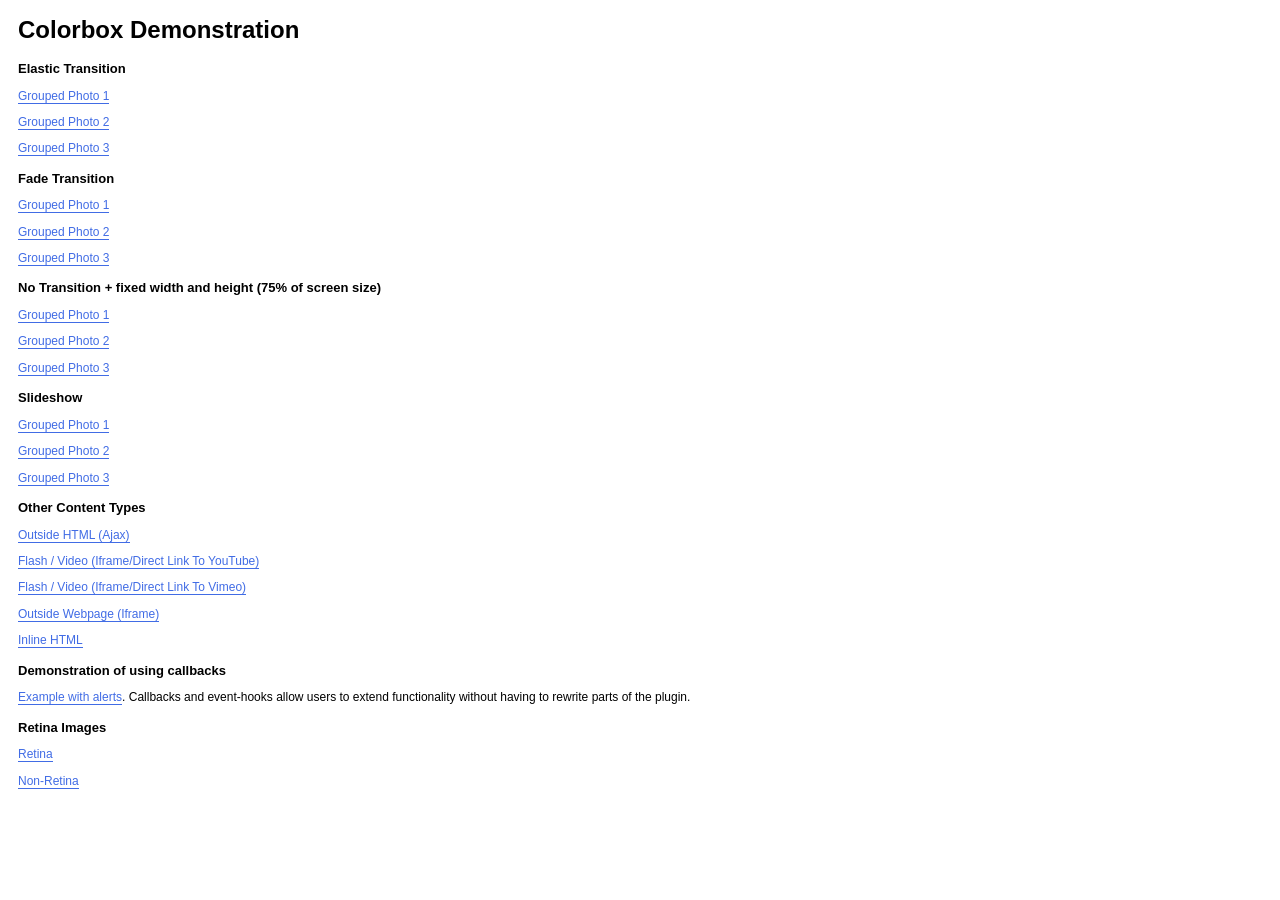
<file: src/main/webapp/js/colorbox-master/example1/index.html>
<!DOCTYPE html>
<html>
	<head>
		<meta charset='utf-8'/>
		<title>Colorbox Examples</title>
		<style>
			body{font:12px/1.2 Verdana, sans-serif; padding:0 10px;}
			a:link, a:visited{text-decoration:none; color:#416CE5; border-bottom:1px solid #416CE5;}
			h2{font-size:13px; margin:15px 0 0 0;}
		</style>
		<link rel="stylesheet" href="colorbox.css" />
		<script src="https://ajax.googleapis.com/ajax/libs/jquery/1.10.2/jquery.min.js"></script>
		<script src="../jquery.colorbox.js"></script>
		<script>
			$(document).ready(function(){
				//Examples of how to assign the Colorbox event to elements
				$(".group1").colorbox({rel:'group1'});
				$(".group2").colorbox({rel:'group2', transition:"fade"});
				$(".group3").colorbox({rel:'group3', transition:"none", width:"75%", height:"75%"});
				$(".group4").colorbox({rel:'group4', slideshow:true});
				$(".ajax").colorbox();
				$(".youtube").colorbox({iframe:true, innerWidth:640, innerHeight:390});
				$(".vimeo").colorbox({iframe:true, innerWidth:500, innerHeight:409});
				$(".iframe").colorbox({iframe:true, width:"80%", height:"80%"});
				$(".inline").colorbox({inline:true, width:"50%"});
				$(".callbacks").colorbox({
					onOpen:function(){ alert('onOpen: colorbox is about to open'); },
					onLoad:function(){ alert('onLoad: colorbox has started to load the targeted content'); },
					onComplete:function(){ alert('onComplete: colorbox has displayed the loaded content'); },
					onCleanup:function(){ alert('onCleanup: colorbox has begun the close process'); },
					onClosed:function(){ alert('onClosed: colorbox has completely closed'); }
				});

				$('.non-retina').colorbox({rel:'group5', transition:'none'})
				$('.retina').colorbox({rel:'group5', transition:'none', retinaImage:true, retinaUrl:true});
				
				//Example of preserving a JavaScript event for inline calls.
				$("#click").click(function(){ 
					$('#click').css({"background-color":"#f00", "color":"#fff", "cursor":"inherit"}).text("Open this window again and this message will still be here.");
					return false;
				});
			});
		</script>
	</head>
	<body>
		<h1>Colorbox Demonstration</h1>
		<h2>Elastic Transition</h2>
		<p><a class="group1" href="../content/ohoopee1.jpg" title="Me and my grandfather on the Ohoopee.">Grouped Photo 1</a></p>
		<p><a class="group1" href="../content/ohoopee2.jpg" title="On the Ohoopee as a child">Grouped Photo 2</a></p>
		<p><a class="group1" href="../content/ohoopee3.jpg" title="On the Ohoopee as an adult">Grouped Photo 3</a></p>
		
		<h2>Fade Transition</h2>
		<p><a class="group2" href="../content/ohoopee1.jpg" title="Me and my grandfather on the Ohoopee">Grouped Photo 1</a></p>
		<p><a class="group2" href="../content/ohoopee2.jpg" title="On the Ohoopee as a child">Grouped Photo 2</a></p>
		<p><a class="group2" href="../content/ohoopee3.jpg" title="On the Ohoopee as an adult">Grouped Photo 3</a></p>
		
		<h2>No Transition + fixed width and height (75% of screen size)</h2>
		<p><a class="group3" href="../content/ohoopee1.jpg" title="Me and my grandfather on the Ohoopee.">Grouped Photo 1</a></p>
		<p><a class="group3" href="../content/ohoopee2.jpg" title="On the Ohoopee as a child">Grouped Photo 2</a></p>
		<p><a class="group3" href="../content/ohoopee3.jpg" title="On the Ohoopee as an adult">Grouped Photo 3</a></p>
		
		<h2>Slideshow</h2>
		<p><a class="group4"  href="../content/ohoopee1.jpg" title="Me and my grandfather on the Ohoopee.">Grouped Photo 1</a></p>
		<p><a class="group4"  href="../content/ohoopee2.jpg" title="On the Ohoopee as a child">Grouped Photo 2</a></p>
		<p><a class="group4"  href="../content/ohoopee3.jpg" title="On the Ohoopee as an adult">Grouped Photo 3</a></p>
		
		<h2>Other Content Types</h2>
		<p><a class='ajax' href="../content/ajax.html" title="Homer Defined">Outside HTML (Ajax)</a></p>
		<p><a class='youtube' href="http://www.youtube.com/embed/VOJyrQa_WR4?rel=0&amp;wmode=transparent">Flash / Video (Iframe/Direct Link To YouTube)</a></p>
		<p><a class='vimeo' href="http://player.vimeo.com/video/2285902" title="R&ouml;yksopp: Remind Me">Flash / Video (Iframe/Direct Link To Vimeo)</a></p>
		<p><a class='iframe' href="http://wikipedia.com">Outside Webpage (Iframe)</a></p>
		<p><a class='inline' href="#inline_content">Inline HTML</a></p>
		
		<h2>Demonstration of using callbacks</h2>
		<p><a class='callbacks' href="../content/marylou.jpg" title="Marylou on Cumberland Island">Example with alerts</a>. Callbacks and event-hooks allow users to extend functionality without having to rewrite parts of the plugin.</p>
		

		<h2>Retina Images</h2>
		<p><a class="retina" href="../content/daisy.jpg" title="Retina">Retina</a></p>
		<p><a class="non-retina" href="../content/daisy.jpg" title="Non-Retina">Non-Retina</a></p>

		<!-- This contains the hidden content for inline calls -->
		<div style='display:none'>
			<div id='inline_content' style='padding:10px; background:#fff;'>
			<p><strong>This content comes from a hidden element on this page.</strong></p>
			<p>The inline option preserves bound JavaScript events and changes, and it puts the content back where it came from when it is closed.</p>
			<p><a id="click" href="#" style='padding:5px; background:#ccc;'>Click me, it will be preserved!</a></p>
			
			<p><strong>If you try to open a new Colorbox while it is already open, it will update itself with the new content.</strong></p>
			<p>Updating Content Example:<br />
			<a class="ajax" href="../content/ajax.html">Click here to load new content</a></p>
			</div>
		</div>
	</body>
</html>
</file>
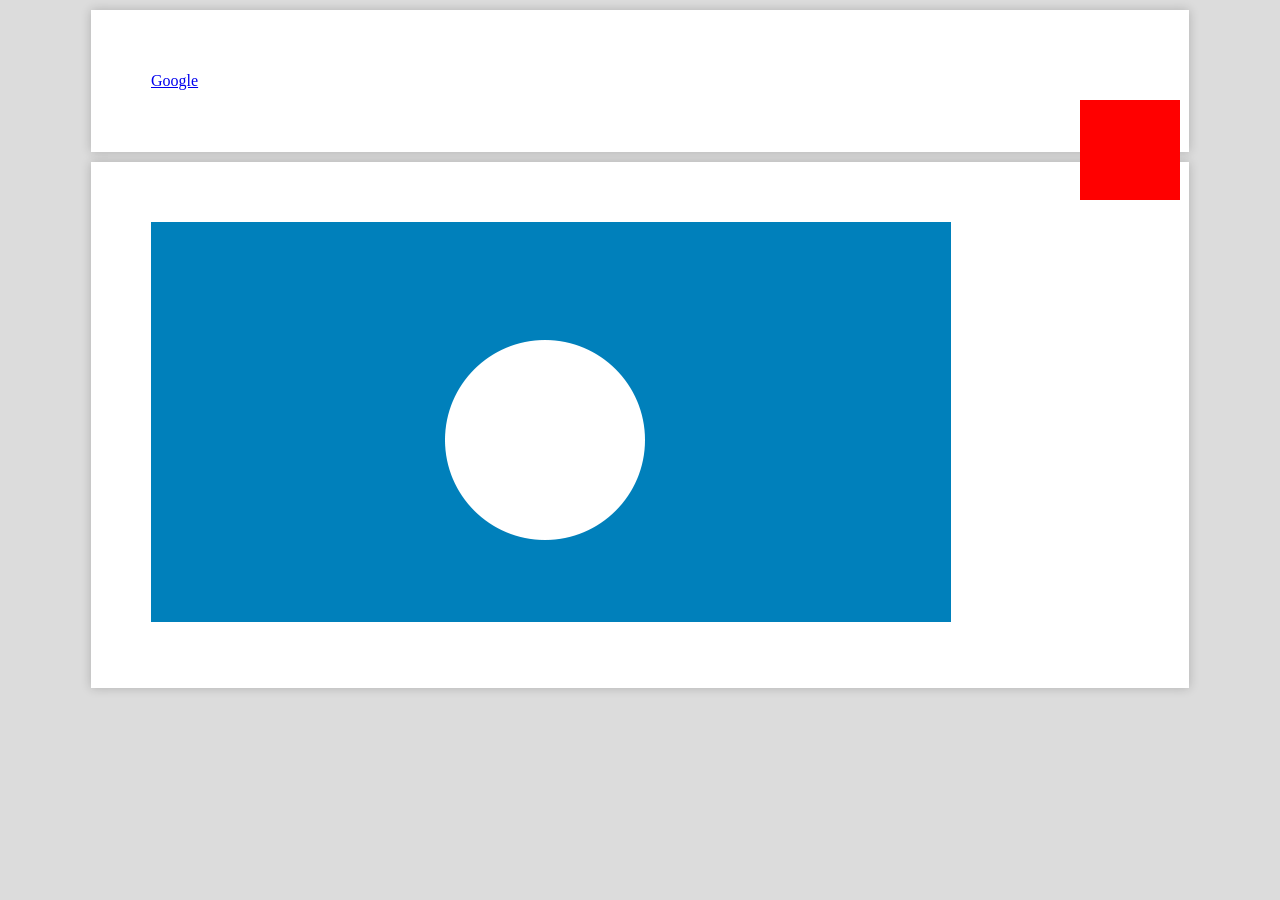
<file: src/main/webapp/js/tooltip/demo/index.html>
<!DOCTYPE html>
<html lang="en">
<head>
	<title></title>
	<meta charset="UTF-8" />
	<meta name="viewport" content="width=device-width, initial-scale=1, maximum-scale=1.0, minimum-scale=1.0, user-scalable=no">
	<link rel="stylesheet" type="text/css" href="reset.css" />
	<link rel="stylesheet" type="text/css" href="style.css" />
	<link rel="stylesheet" type="text/css" href="../css/tooltipster.css" />
	
	<script type="text/javascript" src="//code.jquery.com/jquery-1.7.0.min.js"></script>
	<script type="text/javascript" src="../js/jquery.tooltipster.js"></script>
	
	<script type="text/javascript">
		$(document).ready(function() {
			$('.tooltip').tooltipster();
		});
	</script>
</head>
<body>

	<section class="container tooltip" title="Parent container">
		<a href="http://google.com" class="tooltip" title="Get your Google on">Google</a>
	</section>
	
	<div id="hi" style="width: 100px; height: 100px; margin: 0 0 0 500px; background: #f00; position: fixed; top: 100px; right: 100px;" class="tooltip" title="This is the tooltip"></div>
	
	<section class="container">
		<img src="map.png" usemap="#map" />
		<map name="map">
			<area shape="circle" coords="396,220,102" href="#" class="tooltip" title="Hello thar, mate!" />
		</map>
	</section>
</body>
</html>
</file>
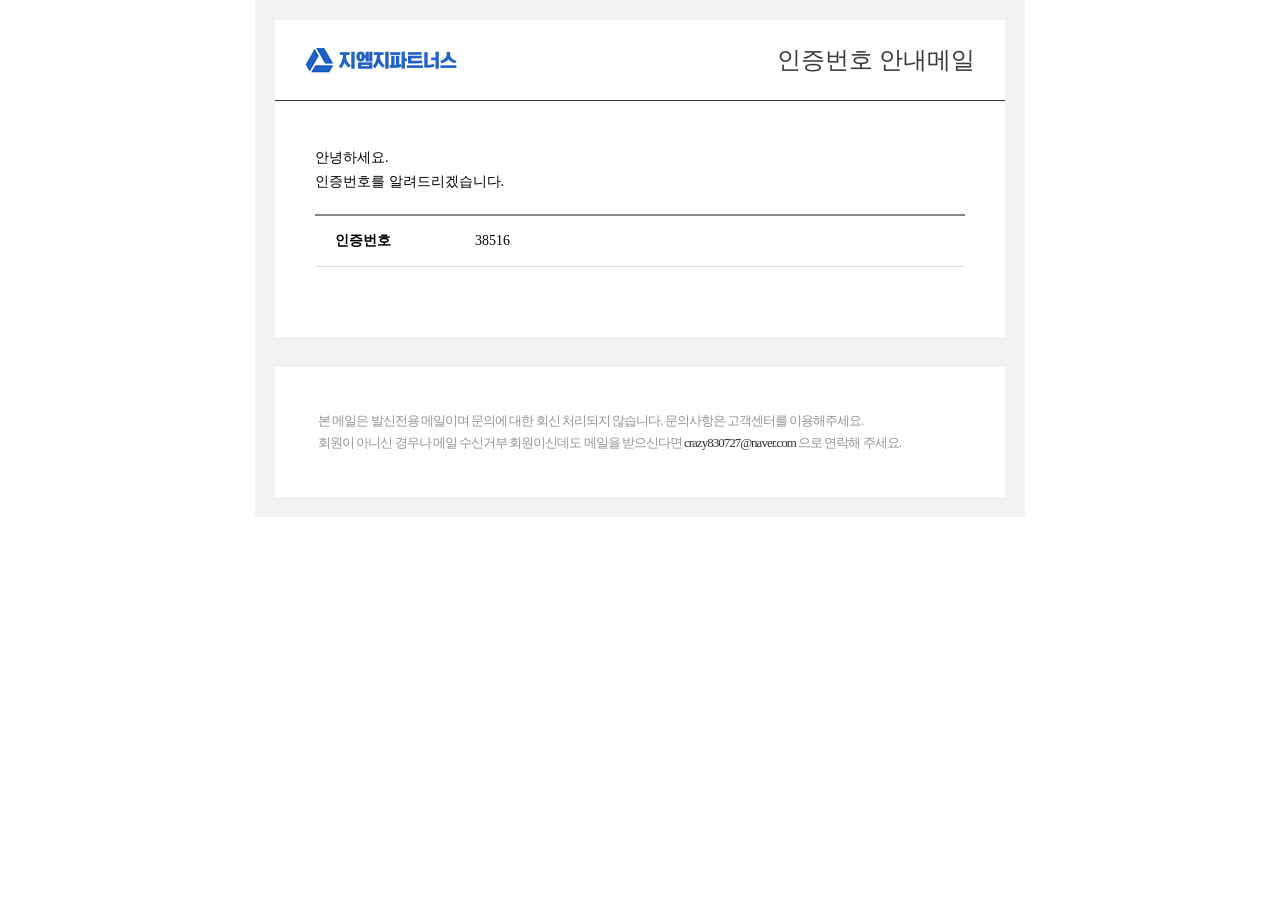
<file: src/main/webapp/WEB-INF/jsp/egovframework/example/app/certify_mail.html>
<!DOCTYPE html>
<html lang="ko">
<head>
    <meta http-equiv="Content-Type" content="text/html; charset=UTF-8">
    <meta name="viewport" content="width=device-width,initial-scale=1.0" />
    <meta http-equiv="X-UA-Compatible" content="IE=edge">
    <meta name="format-detection" content="telephone=no, address=no, email=no" />
    <title>gmgpayment</title>
</head>

<body style="margin:0;padding:0;">
	<div id="mailing_wrap" style="width:770px; margin:0px auto; border:solid 20px #f2f2f2; background-color:#f2f2f2; box-sizing:border-box;">
		<header style="height:80px; background-color: #fff; overflow:hidden; border-bottom: 1px solid #3a3a3c;">
			<h1 style="margin:0; padding:0;"><a href="#!" style="margin:0; padding:0;"><img src="mailing_logo.png" alt="" style="float:left; vertical-align:middle; line-height:80px; margin:28px 30px;"></a></h1>
			<h2 style="float:right; padding:0; margin:0; margin-right:30px; line-height:80px; color: #3a3a3c; font-size:24px; font-weight:400;">인증번호 안내메일</h2>
		</header>
		<section class="mailing_container" style=" box-sizing:border-box; padding:45px 40px 70px 40px; text-align:left; background-color:#fff; ">
			<p style="line-height:24px; margin:0;padding:0;font-size:14px;">안녕하세요. </p>
			<p style="line-height:24px; margin:0;padding:0;font-size:14px;">인증번호를 알려드리겠습니다.</p>
			<div style="margin-top:20px;">
				<table cellspacing=0; cellpadding=0; style="width:100%;">
				<tbody style="display:grid; border-top:solid 2px #888888;">
					<tr style="display:block; width:100%; height:50px; line-height:50px; border-bottom:solid 1px #dcdcdc; font-size:14px;">
						<th style="width:160px;padding:0 0 0 20px; box-sizing:border-box;">인증번호</th>
						<td>38516</td>
					</tr>
				</tbody>
			</table>
			</div>
		</section>
		<section class="mailing_container2" style="padding:30px 0 30px 43px; margin:30px 0 0 0; background-color:#fff;">
			<p style="text-align:left; line-height:22px; font-family:'돋움','dotum';  color:#959595; font-size:13px; font-weight:300;  letter-spacing:-1px;">
				본 메일은 발신전용 메일이며 문의에 대한 회신 처리되지 않습니다. 문의사항은 고객센터를 이용해주세요.<br>
				회원이 아니신 경우나 메일 수신거부 회원이신데도 메일을 받으신다면 <a href="mailto:crazy830727@naver.com" style="text-decoration:none; color:#333; ">crazy830727@naver.com</a> 으로 연락해 주세요.
			</p>
		</section>
	</div>
	
</body>
</html>
</file>
<file: src/main/webapp/js/tooltip/doc/css/prettify.css>
/* Pretty printing styles. Used with prettify.js. */

/* SPAN elements with the classes below are added by prettyprint. */
.pln { color: #000 }  /* plain text */

@media screen {
  .str { color: #080 }  /* string content */
  .kwd { color: #008 }  /* a keyword */
  .com { color: #800 }  /* a comment */
  .typ { color: #606 }  /* a type name */
  .lit { color: #066 }  /* a literal value */
  /* punctuation, lisp open bracket, lisp close bracket */
  .pun, .opn, .clo { color: #660 }
  .tag { color: #008 }  /* a markup tag name */
  .atn { color: #606 }  /* a markup attribute name */
  .atv { color: #080 }  /* a markup attribute value */
  .dec, .var { color: #606 }  /* a declaration; a variable name */
  .fun { color: red }  /* a function name */
}

/* Use higher contrast and text-weight for printable form. */
@media print, projection {
  .str { color: #060 }
  .kwd { color: #006; font-weight: bold }
  .com { color: #600; font-style: italic }
  .typ { color: #404; font-weight: bold }
  .lit { color: #044 }
  .pun, .opn, .clo { color: #440 }
  .tag { color: #006; font-weight: bold }
  .atn { color: #404 }
  .atv { color: #060 }
}

/* Specify class=linenums on a pre to get line numbering */
ol.linenums { margin-top: 0; margin-bottom: 0 } /* IE indents via margin-left */
li.L0,
li.L1,
li.L2,
li.L3,
li.L5,
li.L6,
li.L7,
li.L8 { list-style-type: none }
/* Alternate shading for lines */
li.L1,
li.L3,
li.L5,
li.L7,
li.L9 { background: #eee }
</file>
<file: src/main/webapp/js/tooltip/doc/css/style.css>
/*blue #0078c9
orange #ff5e3c		*/

@import url(//fonts.googleapis.com/css?family=Open+Sans:300,400,600,700);

@font-face {
	font-family: 'icomoon';
	src:url('../images/icons/icomoon.eot');
	src:url('../images/icons/icomoond41d.eot?#iefix') format('embedded-opentype'),
		url('../images/icons/icomoon.svg#icomoon') format('svg'),
		url('../images/icons/icomoon.woff') format('woff'),
		url('../images/icons/icomoon.ttf') format('truetype');
	font-weight: normal;
	font-style: normal;
}

::selection {
	background: #0078c9;
	color: #fff;
}
::-moz-selection {
	background: #0078c9;
	color: #fff;
}

body {
	color: #5d6365;
	font-size: 1em;
	line-height: 1.6em;
	font-family: 'Open Sans', sans-serif;
	font-weight: 300;
	background: #5d6365;
}

#background {
	position: absolute;
	top: 0;
	left: 0;
	width: 100%;
	height: 100%;
	overflow: hidden;
}
#background img {
	min-height: 100%;
	min-width: 100%;
}
#background:before {
	content: '';
	display: block;
	width: 100%;
	height: 20%;
	position: absolute;
	bottom: 0;
	background: -moz-linear-gradient(top,  rgba(93,99,101,0) 0%, rgba(93,99,101,1) 100%); /* FF3.6+ */
	background: -webkit-gradient(linear, left top, left bottom, color-stop(0%,rgba(93,99,101,0)), color-stop(100%,rgba(93,99,101,1))); /* Chrome,Safari4+ */
	background: -webkit-linear-gradient(top,  rgba(93,99,101,0) 0%,rgba(93,99,101,1) 100%); /* Chrome10+,Safari5.1+ */
	background: -o-linear-gradient(top,  rgba(93,99,101,0) 0%,rgba(93,99,101,1) 100%); /* Opera 11.10+ */
	background: -ms-linear-gradient(top,  rgba(93,99,101,0) 0%,rgba(93,99,101,1) 100%); /* IE10+ */
	background: linear-gradient(to bottom,  rgba(93,99,101,0) 0%,rgba(93,99,101,1) 100%); /* W3C */
	filter: progid:DXImageTransform.Microsoft.gradient( startColorstr='#005d6365', endColorstr='#5d6365',GradientType=0 ); /* IE6-9 */
}

#wrapper {
	width: 100%;
	max-width: 1300px;
	margin: 0 auto;
	position: relative;
	box-shadow: 0.6em 0px 15px rgba(0,0,0,0.1), -0.6em 0px 15px rgba(0,0,0,0.1);
}

* {
	-webkit-transition: all 300ms;
	-moz-transition: all 300ms;
	-o-transition: all 300ms;
	-ms-transition: all 300ms;
	transition: all 300ms;
}

h1 {
	font-weight: 300;
	font-size: 1.4em;
	line-height: 1.4em;
	margin-bottom: 1.8em;
}
h2 {
	color: #a9b1b3;
	font-weight: 300;
	font-size: 4em;
	line-height: 1.4em;
	margin-bottom: 0.5em;
}
h3 {
	font-size: 2em;
	line-height: 1.4em;
	margin-bottom: 0.7em;
	padding-top: 1em;
}
h4 {
	font-size: 1.4em;
	line-height: 1.4em;
	font-weight: 400;
	margin-bottom: 1em;
}
p {
	margin-bottom: 1.5em;
}

strong {
	font-weight: 600;
}

a {
	text-decoration: none;
	color: #0078c9;
	font-weight: 600;
}
a:hover {
	color: #a9b1b3;
}
a.alt {
	color: rgba(255,255,255,0.75);
}
a.alt:hover {
	color: rgba(255,255,255,1);
}

a:before {
	font-family: 'icomoon';
	font-style: normal;
	speak: none;
	font-weight: normal;
	line-height: 1;
	-webkit-font-smoothing: antialiased;
}

a.button {
	display: inline-block;
	padding: 0.8em 1em;
	border: 3px solid #ff5e3c;
	border-radius: 6px;
	color: #ff5e3c;
	background: #fff;
	font-weight: 600;
}
a.button:hover {
	background: #ff5e3c;
	color: #fff;
}
a.button.alt {
	color: #ff5e3c;
	border: none;
}
a.button.alt:hover {
	background: #ff5e3c;
	color: #fff;
	border: none;
}
a.button:active {
	-webkit-transform: scale3d(0.95,0.95,1);
	-moz-transform: scale3d(0.95,0.95,1);
	-o-transform: scale3d(0.95,0.95,1);
	-ms-transform: scale3d(0.95,0.95,1);
	transform: scale3d(0.95,0.95,1);
}

a.white {
	color: #fff;
	padding-bottom: 3px;
	border-bottom: 1px solid rgba(255,255,255,0);
}
a.white:hover {
	border-bottom: 1px solid rgba(255,255,255,1);
}

.row {
	overflow: hidden;
}

header {
	background: #fff;
	max-width: 1300px;
	box-shadow: 0px 3px 0px rgba(0,0,0,0.05);
}
header select {
	display: none;
}

section {
	width: 100%;
	margin: 0 auto;
	overflow: hidden;
	border-bottom: 2px dashed #e5eaeb;
	padding: 6em;
	background: #fff;
	box-sizing: border-box;
	-moz-box-sizing: border-box;
}
#talk {
	border-bottom: none !important;
}

footer {
	width: 100%;
	margin: 0 auto;
	padding: 6em;
	background: #0078c9;
	color: #fff;
	box-sizing: border-box;
	-moz-box-sizing: border-box;
	text-align: center;
}

nav {
	width: 100%;
	max-width: 1300px;
	box-sizing: border-box;
	-moz-box-sizing: border-box;
	background: #fff;
	float: right;
	z-index: 2;
	text-align: right;
}
nav ul {
	display: block;
	width: auto;
	float: right;
}
nav li {
	display: inline-block;
	margin: 0;
	float: left;
}
nav a {
	display: inline-block;
	font-weight: 400;
	color: #a9b1b3;
	padding: 1.5em 0.75em;
}
nav a:hover {
	background: #0078c9;
	color: #fff;
}

#mobile-nav {
	display: none;
}

#social {
	width: auto;
	position: absolute;
	left: 0;
	top: 0;
	z-index: 3;
}
#social div {
	float: left;
	width: 90px;
	padding: 1.5em 2em;
}
#tweet {
	margin-top: 2px;
}
div#github {
	position: relative;
	bottom: 4px;
	margin-left: 0px;
	padding-top: 2em;
	width: 90px;
}
#github a {
	-webkit-transition: none;
	-moz-transition: none;
	-o-transition: none;
	-ms-transition: none;
	transition: none;
}

pre {
	box-sizing: border-box;
	-moz-box-sizing: border-box;
	padding: 3em;
	background: #e6eff1;
	box-shadow: 0px 0px 20px rgba(0,0,0,0.0);
	margin-bottom: 4em;
	white-space: pre-wrap;
}
pre:hover {
	background: #fff;
	box-shadow: 0px 0px 20px rgba(0,0,0,0.3);
}
pre:last-child {
	margin-bottom: 0;
}


/* 
-------------------------------------
Welcome
-------------------------------------
*/

#welcome {
	text-align: center;
	padding: 12em 0 9em;
	color: #fff;
	width: 100%;
	border-bottom: none;
	background: rgba(0,0,0,0.3);
}

#welcome h1 {
	display: block;
	max-width: 635px;
	margin-left: auto;
	margin-right: auto;
}

#tooltipster {
	width: 100%;
	max-width: 258px;
	margin-bottom: 2em;
}

#browser-support {
	margin-bottom: 2.8em;
}
#browser-support li {
	display: inline-block;
	margin: 0.25em;
	font-size: 0;
	line-height: 0;
}
#browser-support li img {
	height: 42px;
	opacity: 0.5;
}
#browser-support li img:hover {
	opacity: 1;
}

#download {
	font-size: 1.2em;
	line-height: 1.4em;
	width: 100%;
}
#download a.button {
	margin-right: 0.6em;
}
#download a.button:before {
	content: "\64";
	padding-right: 1em;
	font-size: 0.9em;
}


/* 
-------------------------------------
Demos
-------------------------------------
*/

#demos ul {
	display: block;
	width: 100%;
	font-size: 1.4em;
	line-height: 1.4em;
}
#demos li {
	display: block;
	width: 50%;
	font-weight: 400;
	margin-bottom: 1em;
	overflow: hidden;
	padding-top: 1.4em;
	padding-right: 2em;
	box-sizing: border-box;
	-moz-box-sizing: border-box;
	float: left;
}
#demos span {
	display: block;
	border: 3px solid #ff5e3c;
	border-radius: 100%;
	box-sizing: border-box;
	-moz-box-sizing: border-box;
	width: 5em;
	height: 5em;
	background: #ff5e3c;
	color: #fff;
	font-size: 0.6em;
	line-height: 1em;
	font-weight: 700;
	padding: 1.8em 0 0 0;
	text-align: center;
	margin: -1.4em 1em 0 0;
	text-transform: uppercase;
	float: left;
}
#demos span:hover {
	background: #fff !important;
	color: #5d6365;
	border: 3px solid #5d6365 !important;
	cursor: pointer;
}


/* 
-------------------------------------
Tooltips
-------------------------------------
*/

#demos span.tooltipster-icon {
	cursor: help;
	margin-left: 4px;
	background: #0078c9;
	border: 3px solid #0078c9;
	width: 2.3em;
	height: 2.3em;
	padding: 0.4em 0 0;
	margin: 2em 0 0 -3em;
}

.tooltipster-default .tooltipster-content {
	font-family: 'Open Sans', sans-serif;
}
.tooltipster-default .tooltipster-content img {
	float: left;
	margin-right: 10px;
	border: 2px solid #000;
}
.tooltipster-default .tooltipster-content p {
	margin: 0;
}
.tooltipster-default .tooltipster-content a {
	color: #fff;
	border-bottom: 1px solid rgba(255,255,255,0.4);
}
.tooltipster-default .tooltipster-content a:hover {
	color: #fff;
	border-bottom: 1px solid rgba(255,255,255,1);
}

.tooltipster-blue {
	background: #0078c9;
	color: #fff;
	border-radius: 5px;
}
.tooltipster-blue .tooltipster-content {
	font-family: 'Open Sans', sans-serif;
	font-size: 14px;
	line-height: 16px;
	padding: 8px 10px;
}

.tooltipster-white {
	background: #fff;
	color: #0078c9;
	border-radius: 5px; 
}
.tooltipster-white .tooltipster-content {
	font-family: 'Open Sans', sans-serif;
	font-size: 14px;
	line-height: 16px;
	padding: 8px 10px;
}

.tooltipster-pink {
	background: url(../images/pattern-navy.png);
	background-color: #ff3c70;
	color: #fff; 
	border-radius: 5px;	
	box-shadow: inset -3px -3px 0 #ff3c70;
}
.tooltipster-pink .tooltipster-content {
	font-family: 'Courier', monospace;
	font-weight: 400;
	font-size: 16px;
	line-height: 16px;
	padding: 15px 18px;
}


/* 
-------------------------------------
Options
-------------------------------------
*/

table {
	width: 100%;
}
table h4 {
	margin-bottom: 0;
}
tr:nth-child(odd) {
	background: #f4f5f7;
}
td {
	padding: 2em;
}
td h4 {
	font-family: 'Courier', monospace;
	color: #0078c9;
}


/* 
-------------------------------------
Themes
-------------------------------------
*/

#themes .themes span {
	display: inline-block;
	padding: 1em;
	margin-right: 1em;
	margin-bottom: 1em;
	opacity: 0.8;
}

.tooltipster-default-preview {
	border-radius: 5px; 
	border: 2px solid #000;
	background: #4c4c4c;
	color: #fff;
	font-family: Arial, sans-serif;
	font-size: 14px;
	line-height: 16px;
	padding: 8px 10px;
	font-weight: 400;
	box-sizing: border-box;
	-moz-box-sizing: border-box;
}

.tooltipster-light-preview {
	border-radius: 5px; 
	border: 1px solid #cccccc;
	background: #ededed;
	color: #666666;
	font-family: Arial, sans-serif;
	font-size: 14px;
	line-height: 16px;
	padding: 8px 10px;
	font-weight: 400;
}

.tooltipster-punk-preview {
	border-radius: 5px;
	border-bottom: 3px solid #f71169;
	background: #2a2a2a;
	color: #fff;
	font-family: 'Courier', monospace;
	font-size: 14px;
	line-height: 16px;
	padding: 8px 10px;
	font-weight: 400;
}

.tooltipster-noir-preview {
	border-radius: 0px;
	border: 3px solid #2c2c2c;
	background: #fff;
	color: #2c2c2c;
	font-family: 'Georgia', serif;
	font-size: 14px;
	line-height: 16px;
	padding: 8px 10px;
	font-weight: 400;
}

.tooltipster-shadow-preview {
	border-radius: 5px;
	background: #fff;
	box-shadow: 0px 0px 14px rgba(0,0,0,0.3);
	color: #2c2c2c;
	font-family: 'Arial', sans-serif;
	font-size: 14px;
	line-height: 16px;
	padding: 8px 10px;
	font-weight: 400;
}


/* 
-------------------------------------
Talk
-------------------------------------
*/

#talk h3 {
	margin-bottom: 1em;
}


/* 
-------------------------------------
Breakpoints
-------------------------------------
*/

@media all and (max-width : 1100px) {
	#tweet, #gplus {
		display: none;
	}
	#demos li {
		width: 100%;
	}
	table, tr, td {
		display: block;
	}
	td {
		padding: 2em 2em 0 2em;
	}
	td:last-child {
		padding-bottom: 2em;
	}
}

@media all and (max-width : 920px) {
	#demos ul {
		width: 100%;
		padding: 0;
	}
}

@media all and (max-width : 820px) {
	nav ul {
		display: none;
	}
	#social div {
		padding: 0.5em 0.7em;
	}
	header {
		padding: 0;
	}
	header select {
		display: block;
		float: right;
		margin: 1em 1em;
	}
	section {
		padding: 3em;
	}
	#welcome {
		padding: 7.4em 3em 6em;
	}
	#download span {
		display: block;
		margin-top: 0.5em;
	}
}

@media all and (max-width : 450px) {
	table h4 {
		font-size: 1em;
		line-height: 1em;
	}
	section {
		padding: 2em;
	}
	h2 {
		font-size: 3em;
		line-height: 1.2em;
		margin-bottom: 0.23em;
	}
	h3 {
		font-size: 1.4em;
		line-height: 1.4em;
		margin-bottom: 1.3em;
	}
	h4 {
		font-size: 1.2em;
	}
	pre {
		padding: 1em;
	}
}
</file>
<file: src/main/webapp/js/tooltip/css/tooltipster.css>
/* This is the default Tooltipster theme (feel free to modify or duplicate and create multiple themes!): */
.tooltipster-default {
	border-radius: 5px; 
	border: 2px solid #000;
	background: #4c4c4c;
	color: #fff;
}

/* Use this next selector to style things like font-size and line-height: */
.tooltipster-default .tooltipster-content {
	font-family: Arial, sans-serif;
	font-size: 14px;
	line-height: 16px;
	padding: 8px 10px;
	overflow: hidden;
}

/* This next selector defines the color of the border on the outside of the arrow. This will automatically match the color and size of the border set on the main tooltip styles. Set display: none; if you would like a border around the tooltip but no border around the arrow */
.tooltipster-default .tooltipster-arrow .tooltipster-arrow-border {
	/* border-color: ... !important; */
}


/* If you're using the icon option, use this next selector to style them */
.tooltipster-icon {
	cursor: help;
	margin-left: 4px;
}








/* This is the base styling required to make all Tooltipsters work */
.tooltipster-base {
	padding: 0;
	font-size: 0;
	line-height: 0;
	position: absolute;
	left: 0;
	top: 0;
	z-index: 9999999;
	pointer-events: none;
	width: auto;
	overflow: visible;
}
.tooltipster-base .tooltipster-content {
	overflow: hidden;
}


/* These next classes handle the styles for the little arrow attached to the tooltip. By default, the arrow will inherit the same colors and border as what is set on the main tooltip itself. */
.tooltipster-arrow {
	display: block;
	text-align: center;
	width: 100%;
	height: 100%;
	position: absolute;
	top: 0;
	left: 0;
	z-index: -1;
}
.tooltipster-arrow span, .tooltipster-arrow-border {
	display: block;
	width: 0; 
	height: 0;
	position: absolute;
}
.tooltipster-arrow-top span, .tooltipster-arrow-top-right span, .tooltipster-arrow-top-left span {
	border-left: 8px solid transparent !important;
	border-right: 8px solid transparent !important;
	border-top: 8px solid;
	bottom: -7px;
}
.tooltipster-arrow-top .tooltipster-arrow-border, .tooltipster-arrow-top-right .tooltipster-arrow-border, .tooltipster-arrow-top-left .tooltipster-arrow-border {
	border-left: 9px solid transparent !important;
	border-right: 9px solid transparent !important;
	border-top: 9px solid;
	bottom: -7px;
}

.tooltipster-arrow-bottom span, .tooltipster-arrow-bottom-right span, .tooltipster-arrow-bottom-left span {
	border-left: 8px solid transparent !important;
	border-right: 8px solid transparent !important;
	border-bottom: 8px solid;
	top: -7px;
}
.tooltipster-arrow-bottom .tooltipster-arrow-border, .tooltipster-arrow-bottom-right .tooltipster-arrow-border, .tooltipster-arrow-bottom-left .tooltipster-arrow-border {
	border-left: 9px solid transparent !important;
	border-right: 9px solid transparent !important;
	border-bottom: 9px solid;
	top: -7px;
}
.tooltipster-arrow-top span, .tooltipster-arrow-top .tooltipster-arrow-border, .tooltipster-arrow-bottom span, .tooltipster-arrow-bottom .tooltipster-arrow-border {
	left: 0;
	right: 0;
	margin: 0 auto;
}
.tooltipster-arrow-top-left span, .tooltipster-arrow-bottom-left span {
	left: 6px;
}
.tooltipster-arrow-top-left .tooltipster-arrow-border, .tooltipster-arrow-bottom-left .tooltipster-arrow-border {
	left: 5px;
}
.tooltipster-arrow-top-right span,  .tooltipster-arrow-bottom-right span {
	right: 6px;
}
.tooltipster-arrow-top-right .tooltipster-arrow-border, .tooltipster-arrow-bottom-right .tooltipster-arrow-border {
	right: 5px;
}
.tooltipster-arrow-left span, .tooltipster-arrow-left .tooltipster-arrow-border {
	border-top: 8px solid transparent !important;
	border-bottom: 8px solid transparent !important; 
	border-left: 8px solid;
	top: 50%;
	margin-top: -7px;
	right: -7px;
}
.tooltipster-arrow-left .tooltipster-arrow-border {
	border-top: 9px solid transparent !important;
	border-bottom: 9px solid transparent !important; 
	border-left: 9px solid;
	margin-top: -8px;
}
.tooltipster-arrow-right span, .tooltipster-arrow-right .tooltipster-arrow-border {
	border-top: 8px solid transparent !important;
	border-bottom: 8px solid transparent !important; 
	border-right: 8px solid;
	top: 50%;
	margin-top: -7px;
	left: -7px;
}
.tooltipster-arrow-right .tooltipster-arrow-border {
	border-top: 9px solid transparent !important;
	border-bottom: 9px solid transparent !important; 
	border-right: 9px solid;
	margin-top: -8px;
}


/* Some CSS magic for the awesome animations - feel free to make your own custom animations and reference it in your Tooltipster settings! */

.tooltipster-fade {
	opacity: 0;
	-webkit-transition-property: opacity;
	-moz-transition-property: opacity;
	-o-transition-property: opacity;
	-ms-transition-property: opacity;
	transition-property: opacity;
}
.tooltipster-fade-show {
	opacity: 1;
}

.tooltipster-grow {
	-webkit-transform: scale(0,0);
	-moz-transform: scale(0,0);
	-o-transform: scale(0,0);
	-ms-transform: scale(0,0);
	transform: scale(0,0);
	-webkit-transition-property: -webkit-transform;
	-moz-transition-property: -moz-transform;
	-o-transition-property: -o-transform;
	-ms-transition-property: -ms-transform;
	transition-property: transform;
	-webkit-backface-visibility: hidden;
}
.tooltipster-grow-show {
	-webkit-transform: scale(1,1);
	-moz-transform: scale(1,1);
	-o-transform: scale(1,1);
	-ms-transform: scale(1,1);
	transform: scale(1,1);
	-webkit-transition-timing-function: cubic-bezier(0.175, 0.885, 0.320, 1);
	-webkit-transition-timing-function: cubic-bezier(0.175, 0.885, 0.320, 1.15); 
	-moz-transition-timing-function: cubic-bezier(0.175, 0.885, 0.320, 1.15); 
	-ms-transition-timing-function: cubic-bezier(0.175, 0.885, 0.320, 1.15); 
	-o-transition-timing-function: cubic-bezier(0.175, 0.885, 0.320, 1.15); 
	transition-timing-function: cubic-bezier(0.175, 0.885, 0.320, 1.15);
}

.tooltipster-swing {
	opacity: 0;
	-webkit-transform: rotateZ(4deg);
	-moz-transform: rotateZ(4deg);
	-o-transform: rotateZ(4deg);
	-ms-transform: rotateZ(4deg);
	transform: rotateZ(4deg);
	-webkit-transition-property: -webkit-transform, opacity;
	-moz-transition-property: -moz-transform;
	-o-transition-property: -o-transform;
	-ms-transition-property: -ms-transform;
	transition-property: transform;
}
.tooltipster-swing-show {
	opacity: 1;
	-webkit-transform: rotateZ(0deg);
	-moz-transform: rotateZ(0deg);
	-o-transform: rotateZ(0deg);
	-ms-transform: rotateZ(0deg);
	transform: rotateZ(0deg);
	-webkit-transition-timing-function: cubic-bezier(0.230, 0.635, 0.495, 1);
	-webkit-transition-timing-function: cubic-bezier(0.230, 0.635, 0.495, 2.4); 
	-moz-transition-timing-function: cubic-bezier(0.230, 0.635, 0.495, 2.4); 
	-ms-transition-timing-function: cubic-bezier(0.230, 0.635, 0.495, 2.4); 
	-o-transition-timing-function: cubic-bezier(0.230, 0.635, 0.495, 2.4); 
	transition-timing-function: cubic-bezier(0.230, 0.635, 0.495, 2.4);
}

.tooltipster-fall {
	top: 0;
	-webkit-transition-property: top;
	-moz-transition-property: top;
	-o-transition-property: top;
	-ms-transition-property: top;
	transition-property: top;
	-webkit-transition-timing-function: cubic-bezier(0.175, 0.885, 0.320, 1);
	-webkit-transition-timing-function: cubic-bezier(0.175, 0.885, 0.320, 1.15); 
	-moz-transition-timing-function: cubic-bezier(0.175, 0.885, 0.320, 1.15); 
	-ms-transition-timing-function: cubic-bezier(0.175, 0.885, 0.320, 1.15); 
	-o-transition-timing-function: cubic-bezier(0.175, 0.885, 0.320, 1.15); 
	transition-timing-function: cubic-bezier(0.175, 0.885, 0.320, 1.15); 
}
.tooltipster-fall-show {
}
.tooltipster-fall.tooltipster-dying {
	-webkit-transition-property: all;
	-moz-transition-property: all;
	-o-transition-property: all;
	-ms-transition-property: all;
	transition-property: all;
	top: 0px !important;
	opacity: 0;
}

.tooltipster-slide {
	left: -40px;
	-webkit-transition-property: left;
	-moz-transition-property: left;
	-o-transition-property: left;
	-ms-transition-property: left;
	transition-property: left;
	-webkit-transition-timing-function: cubic-bezier(0.175, 0.885, 0.320, 1);
	-webkit-transition-timing-function: cubic-bezier(0.175, 0.885, 0.320, 1.15); 
	-moz-transition-timing-function: cubic-bezier(0.175, 0.885, 0.320, 1.15); 
	-ms-transition-timing-function: cubic-bezier(0.175, 0.885, 0.320, 1.15); 
	-o-transition-timing-function: cubic-bezier(0.175, 0.885, 0.320, 1.15); 
	transition-timing-function: cubic-bezier(0.175, 0.885, 0.320, 1.15);
}
.tooltipster-slide.tooltipster-slide-show {
}
.tooltipster-slide.tooltipster-dying {
	-webkit-transition-property: all;
	-moz-transition-property: all;
	-o-transition-property: all;
	-ms-transition-property: all;
	transition-property: all;
	left: 0px !important;
	opacity: 0;
}


/* CSS transition for when contenting is changing in a tooltip that is still open. The only properties that will NOT transition are: width, height, top, and left */
.tooltipster-content-changing {
	opacity: 0.5;
	-webkit-transform: scale(1.1, 1.1);
	-moz-transform: scale(1.1, 1.1);
	-o-transform: scale(1.1, 1.1);
	-ms-transform: scale(1.1, 1.1);
	transform: scale(1.1, 1.1);
}
</file>
<file: src/main/webapp/js/tooltip/css/themes/tooltipster-light.css>
.tooltipster-light {
	border-radius: 5px; 
	border: 1px solid #cccccc;
	background: #ededed;
	color: #666666;
}
.tooltipster-light .tooltipster-content {
	font-family: Arial, sans-serif;
	font-size: 14px;
	line-height: 16px;
	padding: 8px 10px;
}
</file>
<file: src/main/webapp/js/tooltip/css/themes/tooltipster-noir.css>
.tooltipster-noir {
	border-radius: 0px; 
	border: 3px solid #2c2c2c;
	background: #fff;
	color: #2c2c2c;
}
.tooltipster-noir .tooltipster-content {
	font-family: 'Georgia', serif;
	font-size: 14px;
	line-height: 16px;
	padding: 8px 10px;
}
</file>
<file: src/main/webapp/js/tooltip/css/themes/tooltipster-punk.css>
.tooltipster-punk {
	border-radius: 5px; 
	border-bottom: 3px solid #f71169;
	background: #2a2a2a;
	color: #fff;
}
.tooltipster-punk .tooltipster-content {
	font-family: 'Courier', monospace;
	font-size: 14px;
	line-height: 16px;
	padding: 8px 10px;
}
</file>
<file: src/main/webapp/js/tooltip/css/themes/tooltipster-shadow.css>
.tooltipster-shadow {
	border-radius: 5px;
	background: #fff;
	box-shadow: 0px 0px 14px rgba(0,0,0,0.3);
	color: #2c2c2c;
}
.tooltipster-shadow .tooltipster-content {
	font-family: 'Arial', sans-serif;
	font-size: 14px;
	line-height: 16px;
	padding: 8px 10px;
}
</file>
<file: src/main/webapp/js/colorbox-master/example1/colorbox.css>
/*
    Colorbox Core Style:
    The following CSS is consistent between example themes and should not be altered.
*/
#colorbox, #cboxOverlay, #cboxWrapper{position:absolute; top:0; left:0; z-index:9999; overflow:hidden;}
#cboxWrapper {max-width:none;}
#cboxOverlay{position:fixed; width:100%; height:100%;}
#cboxMiddleLeft, #cboxBottomLeft{clear:left;}
#cboxContent{position:relative;}
#cboxLoadedContent{overflow:auto; -webkit-overflow-scrolling: touch;}
#cboxTitle{margin:0;}
#cboxLoadingOverlay, #cboxLoadingGraphic{position:absolute; top:0; left:0; width:100%; height:100%;}
#cboxPrevious, #cboxNext, #cboxClose, #cboxSlideshow{cursor:pointer;}
.cboxPhoto{float:left; margin:auto; border:0; display:block; max-width:none; -ms-interpolation-mode:bicubic;}
.cboxIframe{width:100%; height:100%; display:block; border:0; padding:0; margin:0;}
#colorbox, #cboxContent, #cboxLoadedContent{box-sizing:content-box; -moz-box-sizing:content-box; -webkit-box-sizing:content-box;}

/* 
    User Style:
    Change the following styles to modify the appearance of Colorbox.  They are
    ordered & tabbed in a way that represents the nesting of the generated HTML.
*/
#cboxOverlay{background:url(images/overlay.png) repeat 0 0; opacity: 0.9; filter: alpha(opacity = 90);}
#colorbox{outline:0;}
    #cboxTopLeft{width:21px; height:21px; background:url(images/controls.png) no-repeat -101px 0;}
    #cboxTopRight{width:21px; height:21px; background:url(images/controls.png) no-repeat -130px 0;}
    #cboxBottomLeft{width:21px; height:21px; background:url(images/controls.png) no-repeat -101px -29px;}
    #cboxBottomRight{width:21px; height:21px; background:url(images/controls.png) no-repeat -130px -29px;}
    #cboxMiddleLeft{width:21px; background:url(images/controls.png) left top repeat-y;}
    #cboxMiddleRight{width:21px; background:url(images/controls.png) right top repeat-y;}
    #cboxTopCenter{height:21px; background:url(images/border.png) 0 0 repeat-x;}
    #cboxBottomCenter{height:21px; background:url(images/border.png) 0 -29px repeat-x;}
    #cboxContent{background:#fff; overflow:hidden;}
        .cboxIframe{background:#fff;}
        #cboxError{padding:50px; border:1px solid #ccc;}
        #cboxLoadedContent{margin-bottom:28px;}
        #cboxTitle{position:absolute; bottom:4px; left:0; text-align:center; width:100%; color:#949494;}
        #cboxCurrent{position:absolute; bottom:4px; left:58px; color:#949494;}
        #cboxLoadingOverlay{background:url(images/loading_background.png) no-repeat center center;}
        #cboxLoadingGraphic{background:url(images/loading.gif) no-repeat center center;}

        /* these elements are buttons, and may need to have additional styles reset to avoid unwanted base styles */
        #cboxPrevious, #cboxNext, #cboxSlideshow, #cboxClose {border:0; padding:0; margin:0; overflow:visible; width:auto; background:none; }
        
        /* avoid outlines on :active (mouseclick), but preserve outlines on :focus (tabbed navigating) */
        #cboxPrevious:active, #cboxNext:active, #cboxSlideshow:active, #cboxClose:active {outline:0;}

        #cboxSlideshow{position:absolute; bottom:4px; right:30px; color:#0092ef;}
        #cboxPrevious{position:absolute; bottom:0; left:0; background:url(images/controls.png) no-repeat -75px 0; width:25px; height:25px; text-indent:-9999px;}
        #cboxPrevious:hover{background-position:-75px -25px;}
        #cboxNext{position:absolute; bottom:0; left:27px; background:url(images/controls.png) no-repeat -50px 0; width:25px; height:25px; text-indent:-9999px;}
        #cboxNext:hover{background-position:-50px -25px;}
        #cboxClose{position:absolute; bottom:0; right:0; background:url(images/controls.png) no-repeat -25px 0; width:25px; height:25px; text-indent:-9999px;}
        #cboxClose:hover{background-position:-25px -25px;}

/*
  The following fixes a problem where IE7 and IE8 replace a PNG's alpha transparency with a black fill
  when an alpha filter (opacity change) is set on the element or ancestor element.  This style is not applied to or needed in IE9.
  See: http://jacklmoore.com/notes/ie-transparency-problems/
*/
.cboxIE #cboxTopLeft,
.cboxIE #cboxTopCenter,
.cboxIE #cboxTopRight,
.cboxIE #cboxBottomLeft,
.cboxIE #cboxBottomCenter,
.cboxIE #cboxBottomRight,
.cboxIE #cboxMiddleLeft,
.cboxIE #cboxMiddleRight {
    filter: progid:DXImageTransform.Microsoft.gradient(startColorstr=#00FFFFFF,endColorstr=#00FFFFFF);
}
</file>
<file: src/main/webapp/js/tooltip/demo/style.css>
/* Main */

body {
	background-color: #dcdcdc;
	color: #0b0b0b;
	font-size: 16px;
	line-height: 22px;
}

.container, #container {
	width: 978px;
	margin: 10px auto;
	padding: 60px;
	box-shadow: 0px 0px 10px rgba(0,0,0,0.2);
	background: #fff;
	text-align: left;
	display: block;
	overflow: hidden;
}

.item {
	width: 200px;
	float: left;
	padding: 10px;
	margin: 10px;
	background: #000;
	color: #fff;
}
</file>
